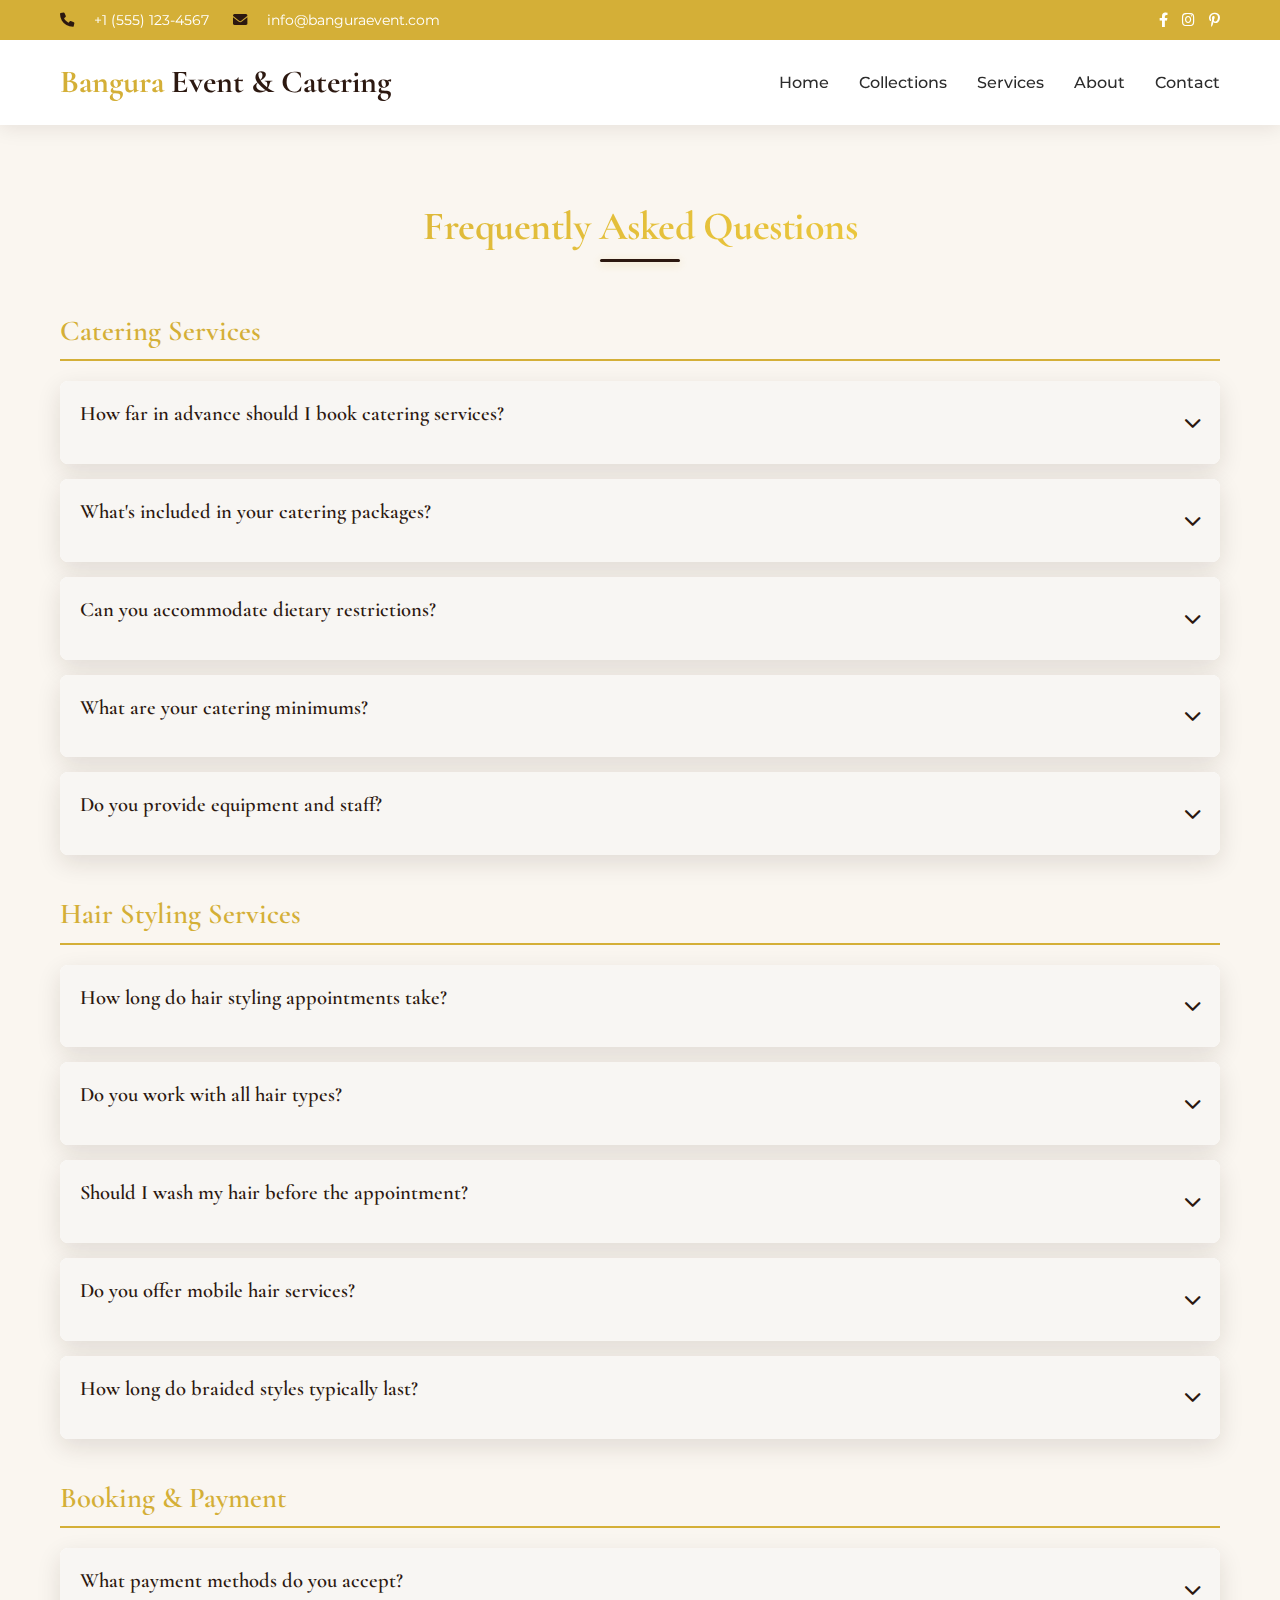
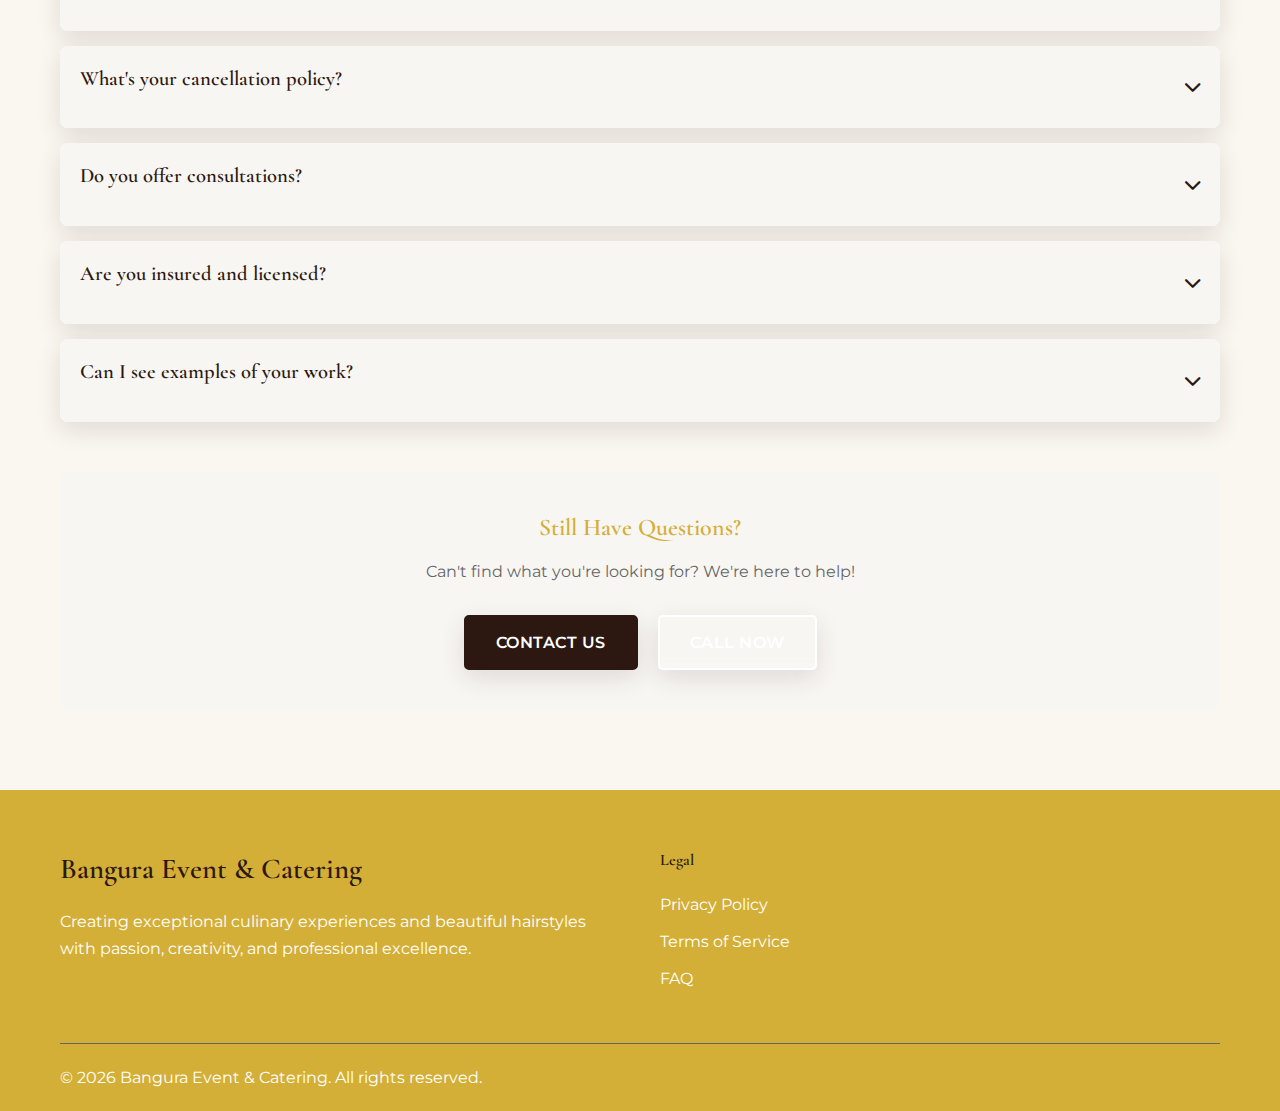
<file: faq.html>
<!DOCTYPE html>
<html lang="en">
<head>
  <meta charset="UTF-8">
  <meta name="viewport" content="width=device-width, initial-scale=1.0">
  <meta name="description" content="FAQ - Bangura Event & Catering | Frequently asked questions about catering and hair styling services">
  <title>FAQ | Bangura Event & Catering</title>
  
  <!-- Favicon -->
  <link rel="icon" href="favicon.ico" type="image/x-icon">
  
  <!-- Google Fonts -->
  <link href="https://fonts.googleapis.com/css2?family=Cormorant+Garamond:wght@400;500;600;700&family=Montserrat:wght@300;400;500;600;700&display=swap" rel="stylesheet">
  <link rel="stylesheet" href="https://cdnjs.cloudflare.com/ajax/libs/font-awesome/6.0.0-beta3/css/all.min.css">
  
  <!-- CSS -->
  <link rel="stylesheet" href="styles.css">
</head>
<body>
  <!-- Header -->
  <header class="main-header">
    <div class="top-bar">
      <div class="container">
        <div class="contact-info">
          <span><i class="fas fa-phone"></i> +1 (555) 123-4567</span>
          <span><i class="fas fa-envelope"></i> info@banguraevent.com</span>
        </div>
        <div class="social-links">
          <a href="#" aria-label="Facebook"><i class="fab fa-facebook-f"></i></a>
          <a href="#" aria-label="Instagram"><i class="fab fa-instagram"></i></a>
          <a href="#" aria-label="Pinterest"><i class="fab fa-pinterest-p"></i></a>
        </div>
      </div>
    </div>

    <nav class="navbar">
      <div class="container">
        <a href="index.html" class="logo">Bangura<span> Event & Catering</span></a>
        <div class="menu-toggle">
          <span></span>
          <span></span>
          <span></span>
        </div>
        <ul class="nav-links">
          <li><a href="index.html">Home</a></li>
          <li><a href="index.html#collections">Collections</a></li>
          <li><a href="index.html#services">Services</a></li>
          <li><a href="index.html#about">About</a></li>
          <li><a href="index.html#contact">Contact</a></li>
        </ul>
      </div>
    </nav>
  </header>

  <!-- FAQ Content -->
  <section class="section" style="margin-top: 120px;">
    <div class="container">
      <h1 class="section-title">Frequently Asked Questions</h1>
      
      <div class="faq-content">
        
        <!-- Catering FAQ -->
        <div class="faq-section">
          <h2>Catering Services</h2>
          
          <div class="faq-item">
            <div class="faq-question">
              <h3>How far in advance should I book catering services?</h3>
              <i class="fas fa-chevron-down"></i>
            </div>
            <div class="faq-answer">
              <p>We recommend booking at least 2-3 weeks in advance for small events (under 25 people) and 4-6 weeks for larger events. Holiday and peak season events should be booked 2-3 months ahead.</p>
            </div>
          </div>

          <div class="faq-item">
            <div class="faq-question">
              <h3>What's included in your catering packages?</h3>
              <i class="fas fa-chevron-down"></i>
            </div>
            <div class="faq-answer">
              <p>Our full-service catering includes menu planning, food preparation, setup, service, and cleanup. We provide serving dishes, utensils, and linens. Additional services like bartending and floral arrangements can be arranged.</p>
            </div>
          </div>

          <div class="faq-item">
            <div class="faq-question">
              <h3>Can you accommodate dietary restrictions?</h3>
              <i class="fas fa-chevron-down"></i>
            </div>
            <div class="faq-answer">
              <p>Absolutely! We specialize in accommodating various dietary needs including vegetarian, vegan, gluten-free, kosher, and allergy-specific requirements. Please inform us during booking.</p>
            </div>
          </div>

          <div class="faq-item">
            <div class="faq-question">
              <h3>What are your catering minimums?</h3>
              <i class="fas fa-chevron-down"></i>
            </div>
            <div class="faq-answer">
              <p>Our minimum is 10 people for catering events. For smaller gatherings, we offer private chef services which may be more suitable.</p>
            </div>
          </div>

          <div class="faq-item">
            <div class="faq-question">
              <h3>Do you provide equipment and staff?</h3>
              <i class="fas fa-chevron-down"></i>
            </div>
            <div class="faq-answer">
              <p>Yes, we bring all necessary cooking equipment, serving dishes, and utensils. For larger events, we provide professional serving staff. Kitchen access at the venue is required.</p>
            </div>
          </div>
        </div>

        <!-- Hair Styling FAQ -->
        <div class="faq-section">
          <h2>Hair Styling Services</h2>
          
          <div class="faq-item">
            <div class="faq-question">
              <h3>How long do hair styling appointments take?</h3>
              <i class="fas fa-chevron-down"></i>
            </div>
            <div class="faq-answer">
              <p>Appointment times vary: Simple braids (1-2 hours), Complex braided styles (2-4 hours), Wedding/special occasion styling (2-3 hours). We'll provide an estimated time during consultation.</p>
            </div>
          </div>

          <div class="faq-item">
            <div class="faq-question">
              <h3>Do you work with all hair types?</h3>
              <i class="fas fa-chevron-down"></i>
            </div>
            <div class="faq-answer">
              <p>Yes! We specialize in natural hair care and work with all hair types and textures. We're particularly experienced with protective styling for textured hair.</p>
            </div>
          </div>

          <div class="faq-item">
            <div class="faq-question">
              <h3>Should I wash my hair before the appointment?</h3>
              <i class="fas fa-chevron-down"></i>
            </div>
            <div class="faq-answer">
              <p>Please come with clean, dry hair unless otherwise discussed. Avoid heavy products or oils on the day of service. We'll provide specific prep instructions when you book.</p>
            </div>
          </div>

          <div class="faq-item">
            <div class="faq-question">
              <h3>Do you offer mobile hair services?</h3>
              <i class="fas fa-chevron-down"></i>
            </div>
            <div class="faq-answer">
              <p>Yes, we offer mobile services for weddings and special events within a 25-mile radius. Travel fees may apply for locations outside our standard service area.</p>
            </div>
          </div>

          <div class="faq-item">
            <div class="faq-question">
              <h3>How long do braided styles typically last?</h3>
              <i class="fas fa-chevron-down"></i>
            </div>
            <div class="faq-answer">
              <p>Protective braided styles typically last 4-8 weeks with proper care. We provide detailed aftercare instructions to help maintain your style.</p>
            </div>
          </div>
        </div>

        <!-- General FAQ -->
        <div class="faq-section">
          <h2>Booking & Payment</h2>
          
          <div class="faq-item">
            <div class="faq-question">
              <h3>What payment methods do you accept?</h3>
              <i class="fas fa-chevron-down"></i>
            </div>
            <div class="faq-answer">
              <p>We accept Cash App (preferred), cash, Venmo, and Zelle. Deposits can be paid through our website's Cash App QR code system for convenience.</p>
            </div>
          </div>

          <div class="faq-item">
            <div class="faq-question">
              <h3>What's your cancellation policy?</h3>
              <i class="fas fa-chevron-down"></i>
            </div>
            <div class="faq-answer">
              <p>Catering: 7+ days (deposit forfeited), 3-6 days (50% charge), <3 days (full charge). Hair styling: 24+ hours (deposit forfeited), <24 hours (full charge). See our Terms of Service for details.</p>
            </div>
          </div>

          <div class="faq-item">
            <div class="faq-question">
              <h3>Do you offer consultations?</h3>
              <i class="fas fa-chevron-down"></i>
            </div>
            <div class="faq-answer">
              <p>Yes! Consultations are included with all services. For catering, we discuss menus and dietary needs. For hair styling, we discuss desired looks and hair care needs.</p>
            </div>
          </div>

          <div class="faq-item">
            <div class="faq-question">
              <h3>Are you insured and licensed?</h3>
              <i class="fas fa-chevron-down"></i>
            </div>
            <div class="faq-answer">
              <p>Yes, we carry full professional liability insurance and maintain all required licenses for food service and cosmetology in California.</p>
            </div>
          </div>

          <div class="faq-item">
            <div class="faq-question">
              <h3>Can I see examples of your work?</h3>
              <i class="fas fa-chevron-down"></i>
            </div>
            <div class="faq-answer">
              <p>Absolutely! Check out our gallery on the homepage, or follow us on social media for the latest photos of our culinary creations and hair styling work.</p>
            </div>
          </div>
        </div>

        <!-- Contact Section -->
        <div class="faq-contact">
          <h2>Still Have Questions?</h2>
          <p>Can't find what you're looking for? We're here to help!</p>
          <div class="contact-options">
            <a href="index.html#contact" class="btn btn-primary">Contact Us</a>
            <a href="tel:+15551234567" class="btn btn-outline">Call Now</a>
          </div>
        </div>
      </div>
    </div>
  </section>

  <!-- Footer -->
  <footer class="main-footer">
    <div class="container">
      <div class="footer-content">
        <div class="footer-about">
          <h3>Bangura<span> Event & Catering</span></h3>
          <p>Creating exceptional culinary experiences and beautiful hairstyles with passion, creativity, and professional excellence.</p>
        </div>
        <div class="footer-links">
          <h4>Legal</h4>
          <ul>
            <li><a href="privacy.html">Privacy Policy</a></li>
            <li><a href="terms.html">Terms of Service</a></li>
            <li><a href="faq.html">FAQ</a></li>
          </ul>
        </div>
      </div>
      <div class="footer-bottom">
        <p>&copy; <span id="current-year">2024</span> Bangura Event & Catering. All rights reserved.</p>
      </div>
    </div>
  </footer>

  <!-- Back to Top Button -->
  <a href="#" class="back-to-top" aria-label="Back to top">
    <i class="fas fa-arrow-up"></i>
  </a>

  <script src="script.js"></script>
</body>
</html>
</file>
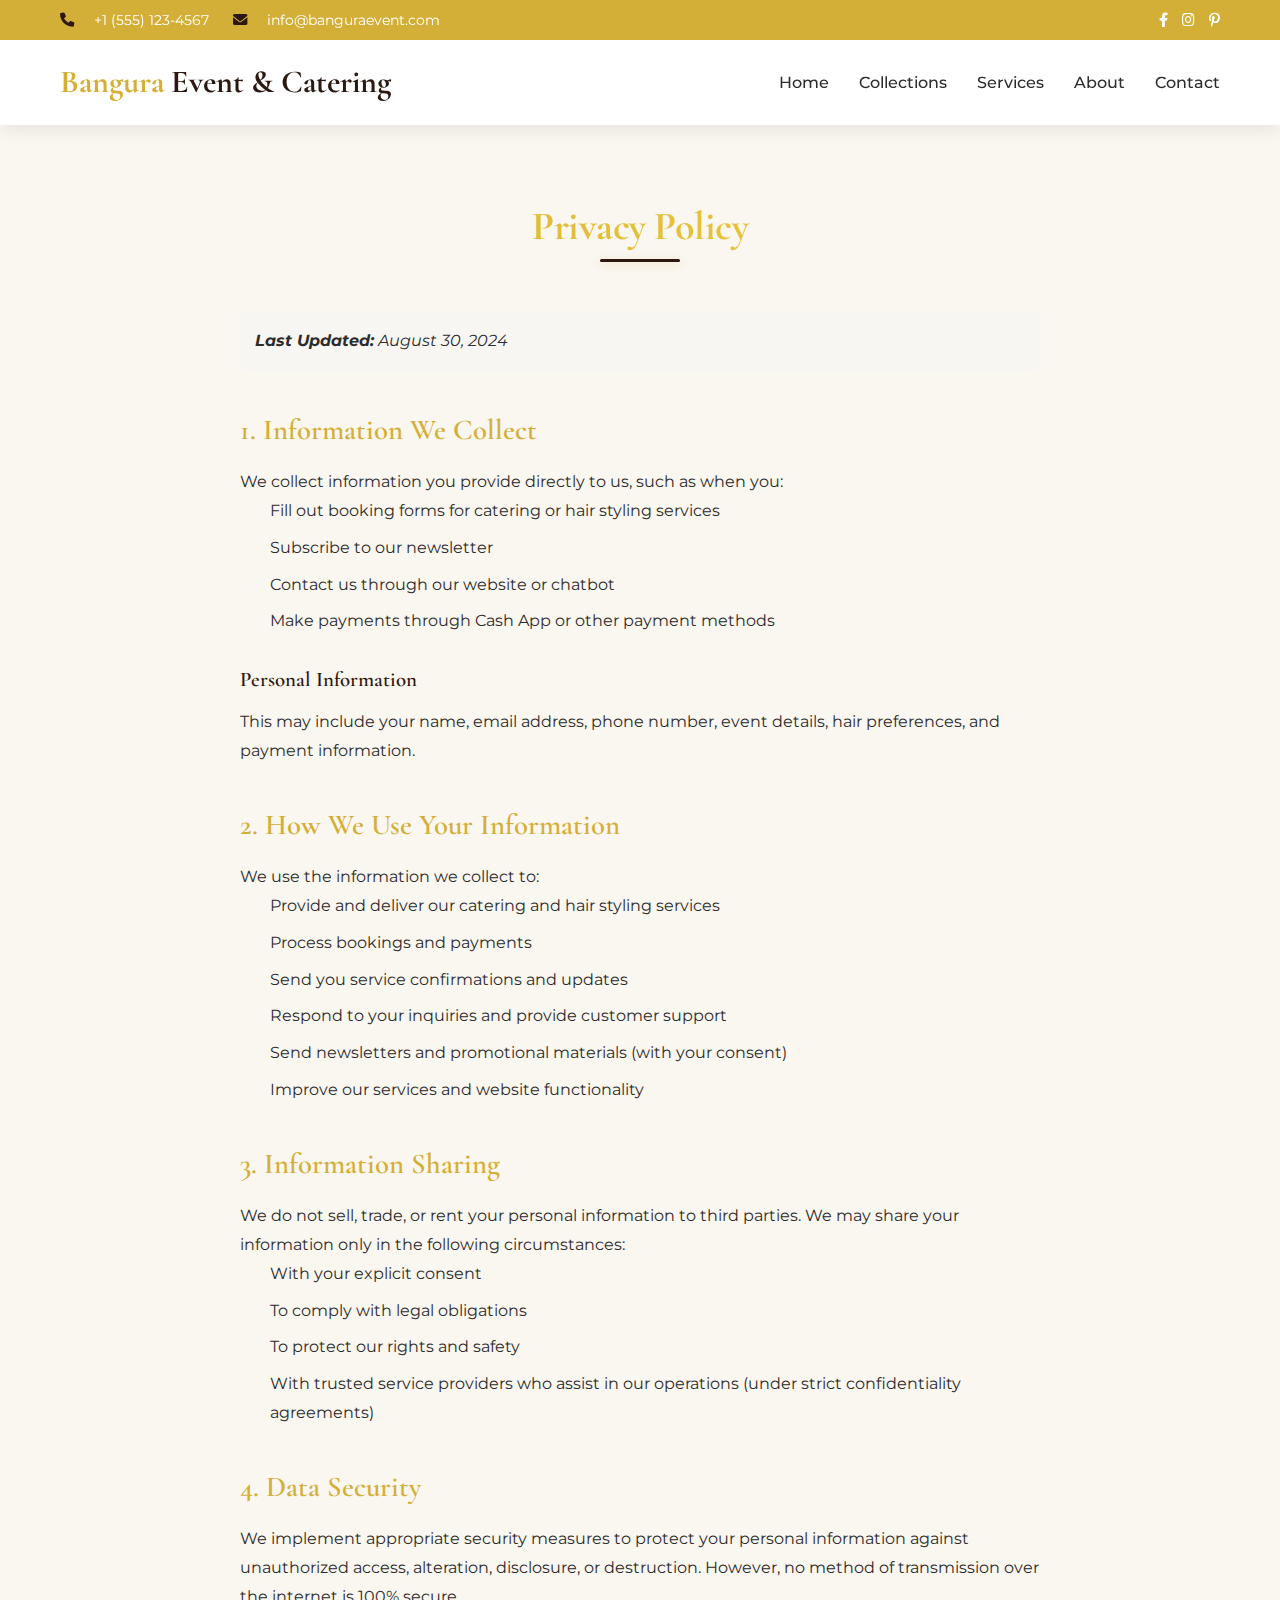
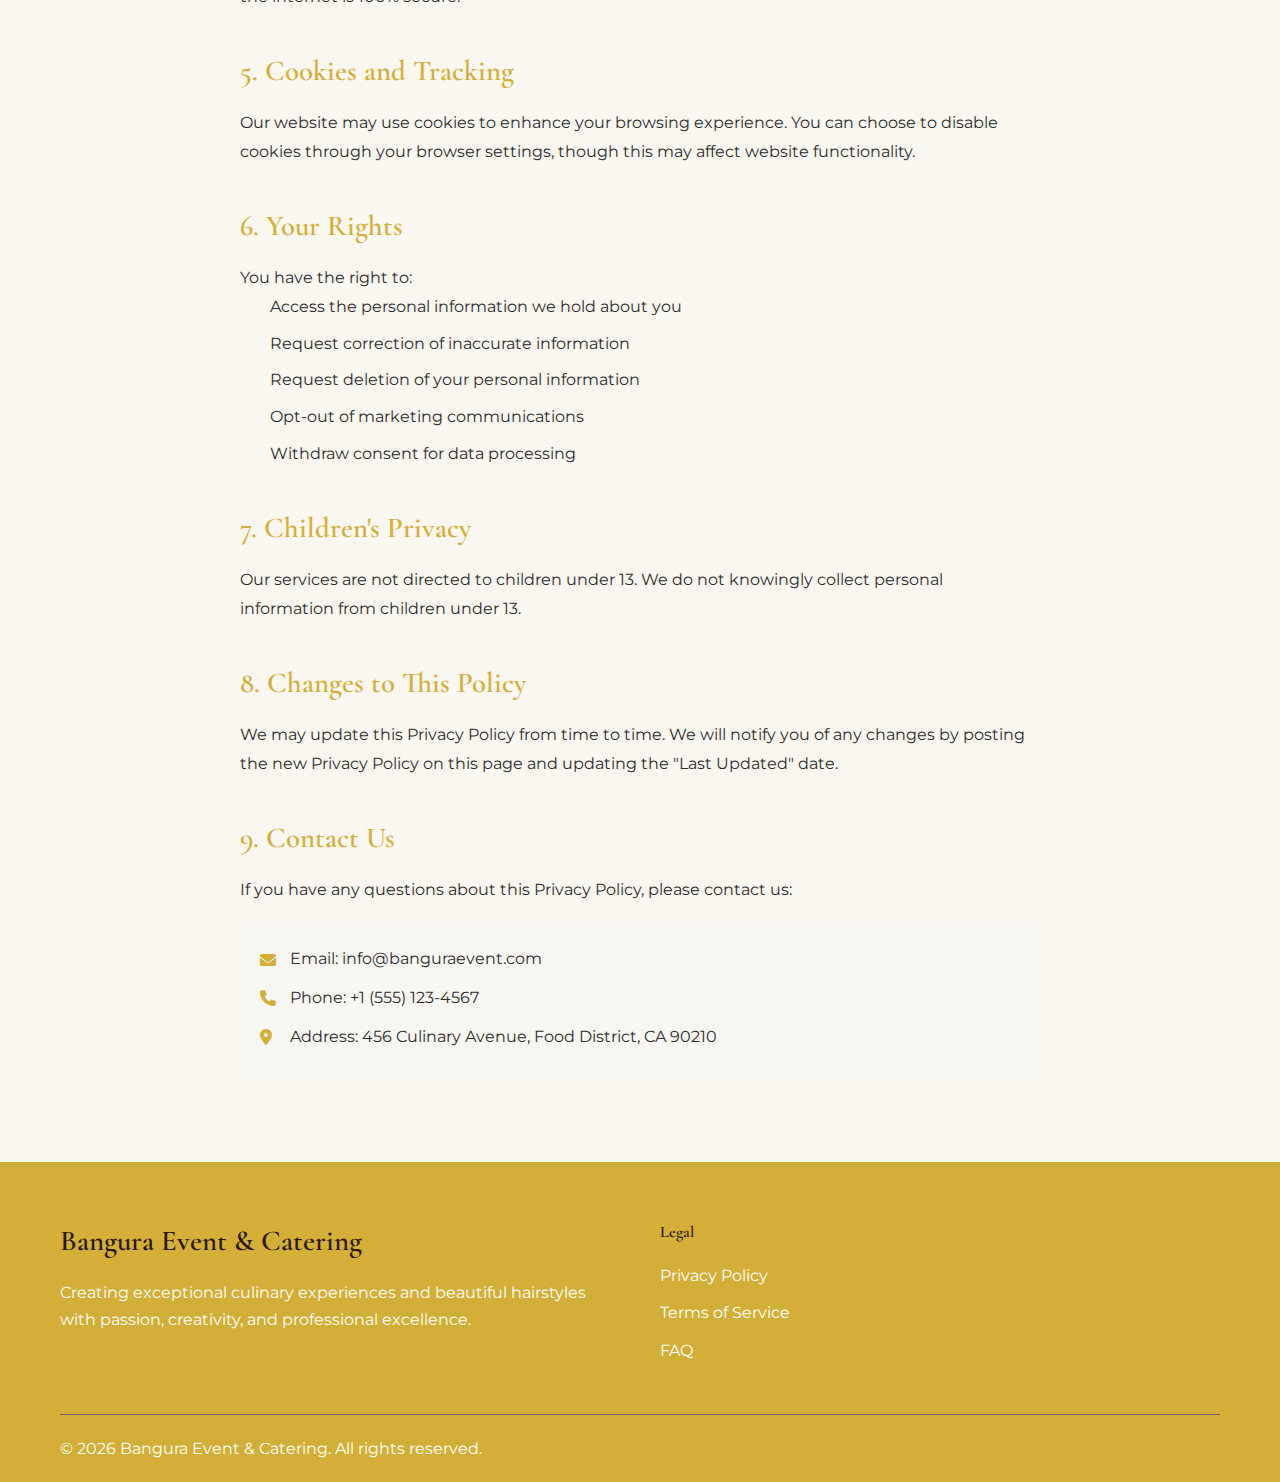
<file: privacy.html>
<!DOCTYPE html>
<html lang="en">
<head>
  <meta charset="UTF-8">
  <meta name="viewport" content="width=device-width, initial-scale=1.0">
  <meta name="description" content="Privacy Policy - Bangura Event & Catering | How we protect and handle your personal information">
  <title>Privacy Policy | Bangura Event & Catering</title>
  
  <!-- Favicon -->
  <link rel="icon" href="favicon.ico" type="image/x-icon">
  
  <!-- Google Fonts -->
  <link href="https://fonts.googleapis.com/css2?family=Cormorant+Garamond:wght@400;500;600;700&family=Montserrat:wght@300;400;500;600;700&display=swap" rel="stylesheet">
  <link rel="stylesheet" href="https://cdnjs.cloudflare.com/ajax/libs/font-awesome/6.0.0-beta3/css/all.min.css">
  
  <!-- CSS -->
  <link rel="stylesheet" href="styles.css">
</head>
<body>
  <!-- Header -->
  <header class="main-header">
    <div class="top-bar">
      <div class="container">
        <div class="contact-info">
          <span><i class="fas fa-phone"></i> +1 (555) 123-4567</span>
          <span><i class="fas fa-envelope"></i> info@banguraevent.com</span>
        </div>
        <div class="social-links">
          <a href="#" aria-label="Facebook"><i class="fab fa-facebook-f"></i></a>
          <a href="#" aria-label="Instagram"><i class="fab fa-instagram"></i></a>
          <a href="#" aria-label="Pinterest"><i class="fab fa-pinterest-p"></i></a>
        </div>
      </div>
    </div>

    <nav class="navbar">
      <div class="container">
        <a href="index.html" class="logo">Bangura<span> Event & Catering</span></a>
        <div class="menu-toggle">
          <span></span>
          <span></span>
          <span></span>
        </div>
        <ul class="nav-links">
          <li><a href="index.html">Home</a></li>
          <li><a href="index.html#collections">Collections</a></li>
          <li><a href="index.html#services">Services</a></li>
          <li><a href="index.html#about">About</a></li>
          <li><a href="index.html#contact">Contact</a></li>
        </ul>
      </div>
    </nav>
  </header>

  <!-- Privacy Policy Content -->
  <section class="section" style="margin-top: 120px;">
    <div class="container">
      <h1 class="section-title">Privacy Policy</h1>
      
      <div class="legal-content">
        <p class="last-updated"><strong>Last Updated:</strong> August 30, 2024</p>
        
        <h2>1. Information We Collect</h2>
        <p>We collect information you provide directly to us, such as when you:</p>
        <ul>
          <li>Fill out booking forms for catering or hair styling services</li>
          <li>Subscribe to our newsletter</li>
          <li>Contact us through our website or chatbot</li>
          <li>Make payments through Cash App or other payment methods</li>
        </ul>
        
        <h3>Personal Information</h3>
        <p>This may include your name, email address, phone number, event details, hair preferences, and payment information.</p>
        
        <h2>2. How We Use Your Information</h2>
        <p>We use the information we collect to:</p>
        <ul>
          <li>Provide and deliver our catering and hair styling services</li>
          <li>Process bookings and payments</li>
          <li>Send you service confirmations and updates</li>
          <li>Respond to your inquiries and provide customer support</li>
          <li>Send newsletters and promotional materials (with your consent)</li>
          <li>Improve our services and website functionality</li>
        </ul>
        
        <h2>3. Information Sharing</h2>
        <p>We do not sell, trade, or rent your personal information to third parties. We may share your information only in the following circumstances:</p>
        <ul>
          <li>With your explicit consent</li>
          <li>To comply with legal obligations</li>
          <li>To protect our rights and safety</li>
          <li>With trusted service providers who assist in our operations (under strict confidentiality agreements)</li>
        </ul>
        
        <h2>4. Data Security</h2>
        <p>We implement appropriate security measures to protect your personal information against unauthorized access, alteration, disclosure, or destruction. However, no method of transmission over the internet is 100% secure.</p>
        
        <h2>5. Cookies and Tracking</h2>
        <p>Our website may use cookies to enhance your browsing experience. You can choose to disable cookies through your browser settings, though this may affect website functionality.</p>
        
        <h2>6. Your Rights</h2>
        <p>You have the right to:</p>
        <ul>
          <li>Access the personal information we hold about you</li>
          <li>Request correction of inaccurate information</li>
          <li>Request deletion of your personal information</li>
          <li>Opt-out of marketing communications</li>
          <li>Withdraw consent for data processing</li>
        </ul>
        
        <h2>7. Children's Privacy</h2>
        <p>Our services are not directed to children under 13. We do not knowingly collect personal information from children under 13.</p>
        
        <h2>8. Changes to This Policy</h2>
        <p>We may update this Privacy Policy from time to time. We will notify you of any changes by posting the new Privacy Policy on this page and updating the "Last Updated" date.</p>
        
        <h2>9. Contact Us</h2>
        <p>If you have any questions about this Privacy Policy, please contact us:</p>
        <div class="contact-details">
          <p><i class="fas fa-envelope"></i> Email: info@banguraevent.com</p>
          <p><i class="fas fa-phone"></i> Phone: +1 (555) 123-4567</p>
          <p><i class="fas fa-map-marker-alt"></i> Address: 456 Culinary Avenue, Food District, CA 90210</p>
        </div>
      </div>
    </div>
  </section>

  <!-- Footer -->
  <footer class="main-footer">
    <div class="container">
      <div class="footer-content">
        <div class="footer-about">
          <h3>Bangura<span> Event & Catering</span></h3>
          <p>Creating exceptional culinary experiences and beautiful hairstyles with passion, creativity, and professional excellence.</p>
        </div>
        <div class="footer-links">
          <h4>Legal</h4>
          <ul>
            <li><a href="privacy.html">Privacy Policy</a></li>
            <li><a href="terms.html">Terms of Service</a></li>
            <li><a href="faq.html">FAQ</a></li>
          </ul>
        </div>
      </div>
      <div class="footer-bottom">
        <p>&copy; <span id="current-year">2024</span> Bangura Event & Catering. All rights reserved.</p>
      </div>
    </div>
  </footer>

  <!-- Back to Top Button -->
  <a href="#" class="back-to-top" aria-label="Back to top">
    <i class="fas fa-arrow-up"></i>
  </a>

  <script src="script.js"></script>
</body>
</html>
</file>
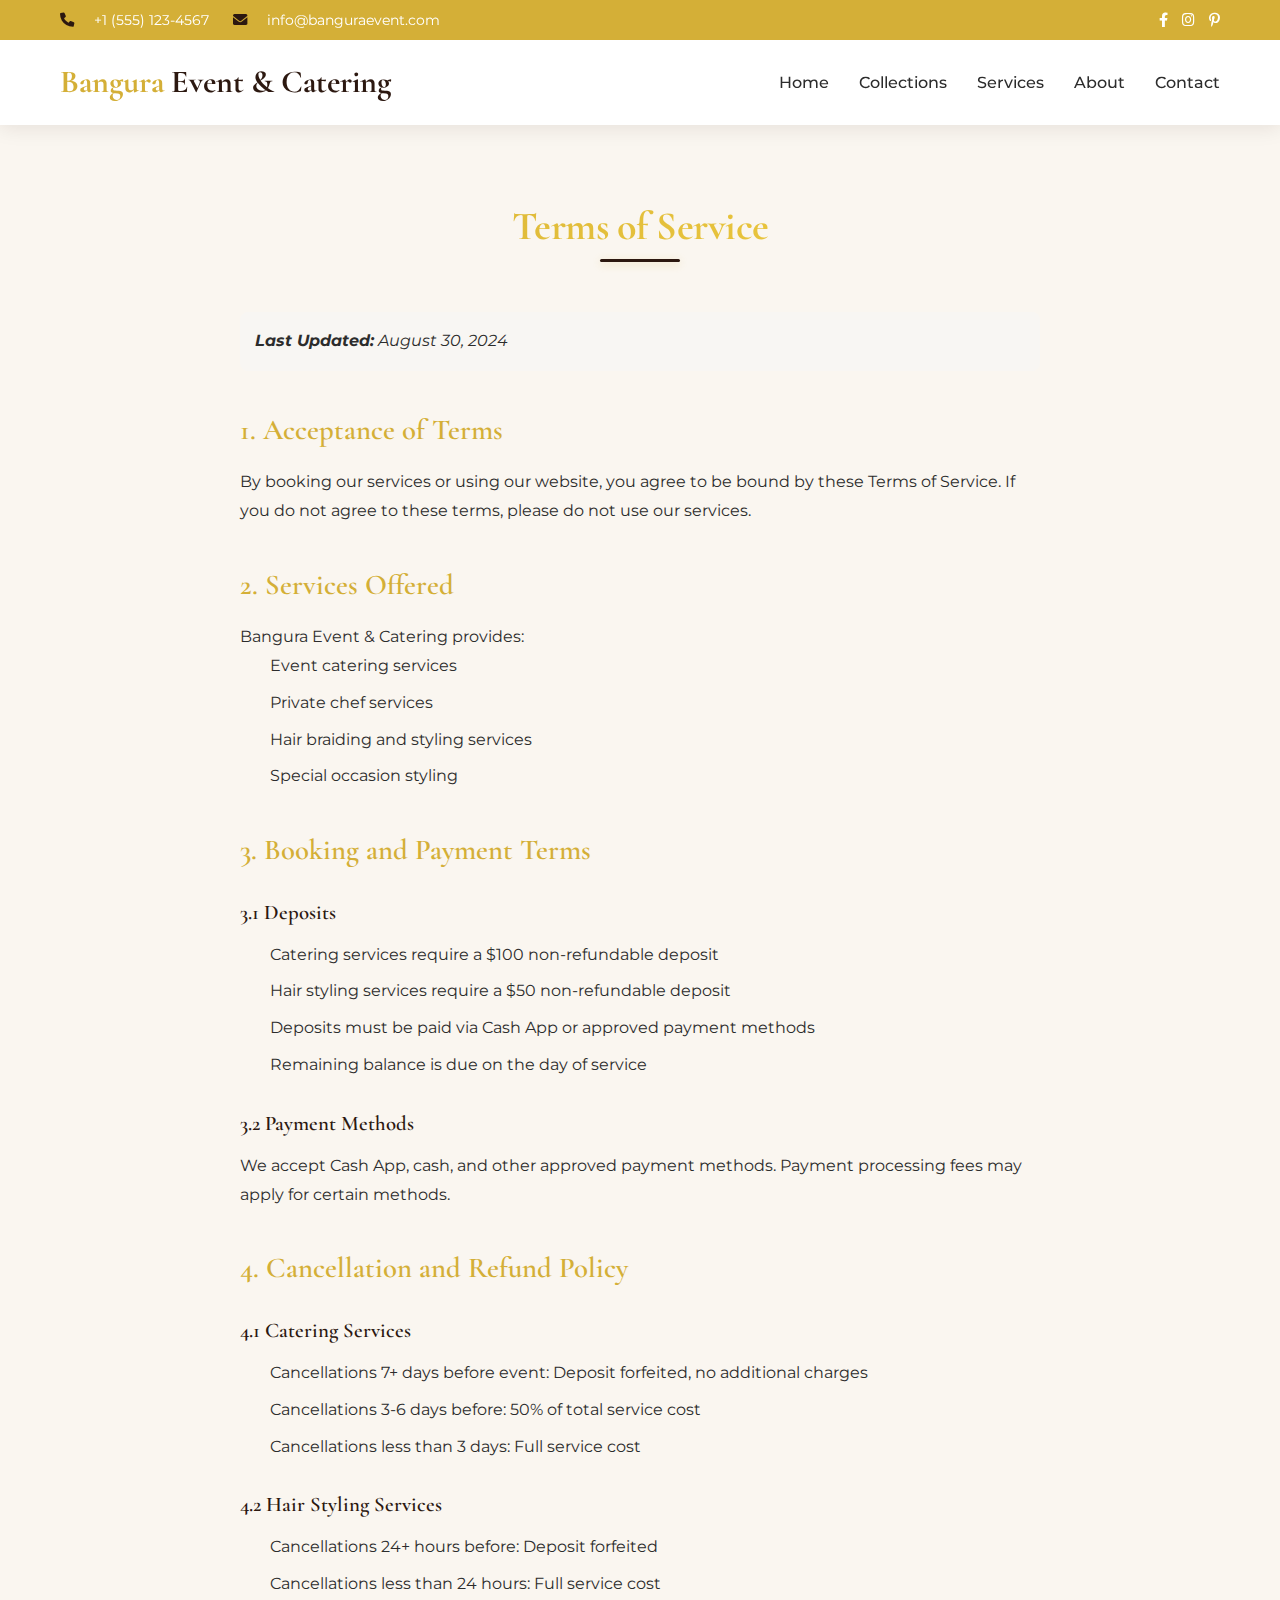
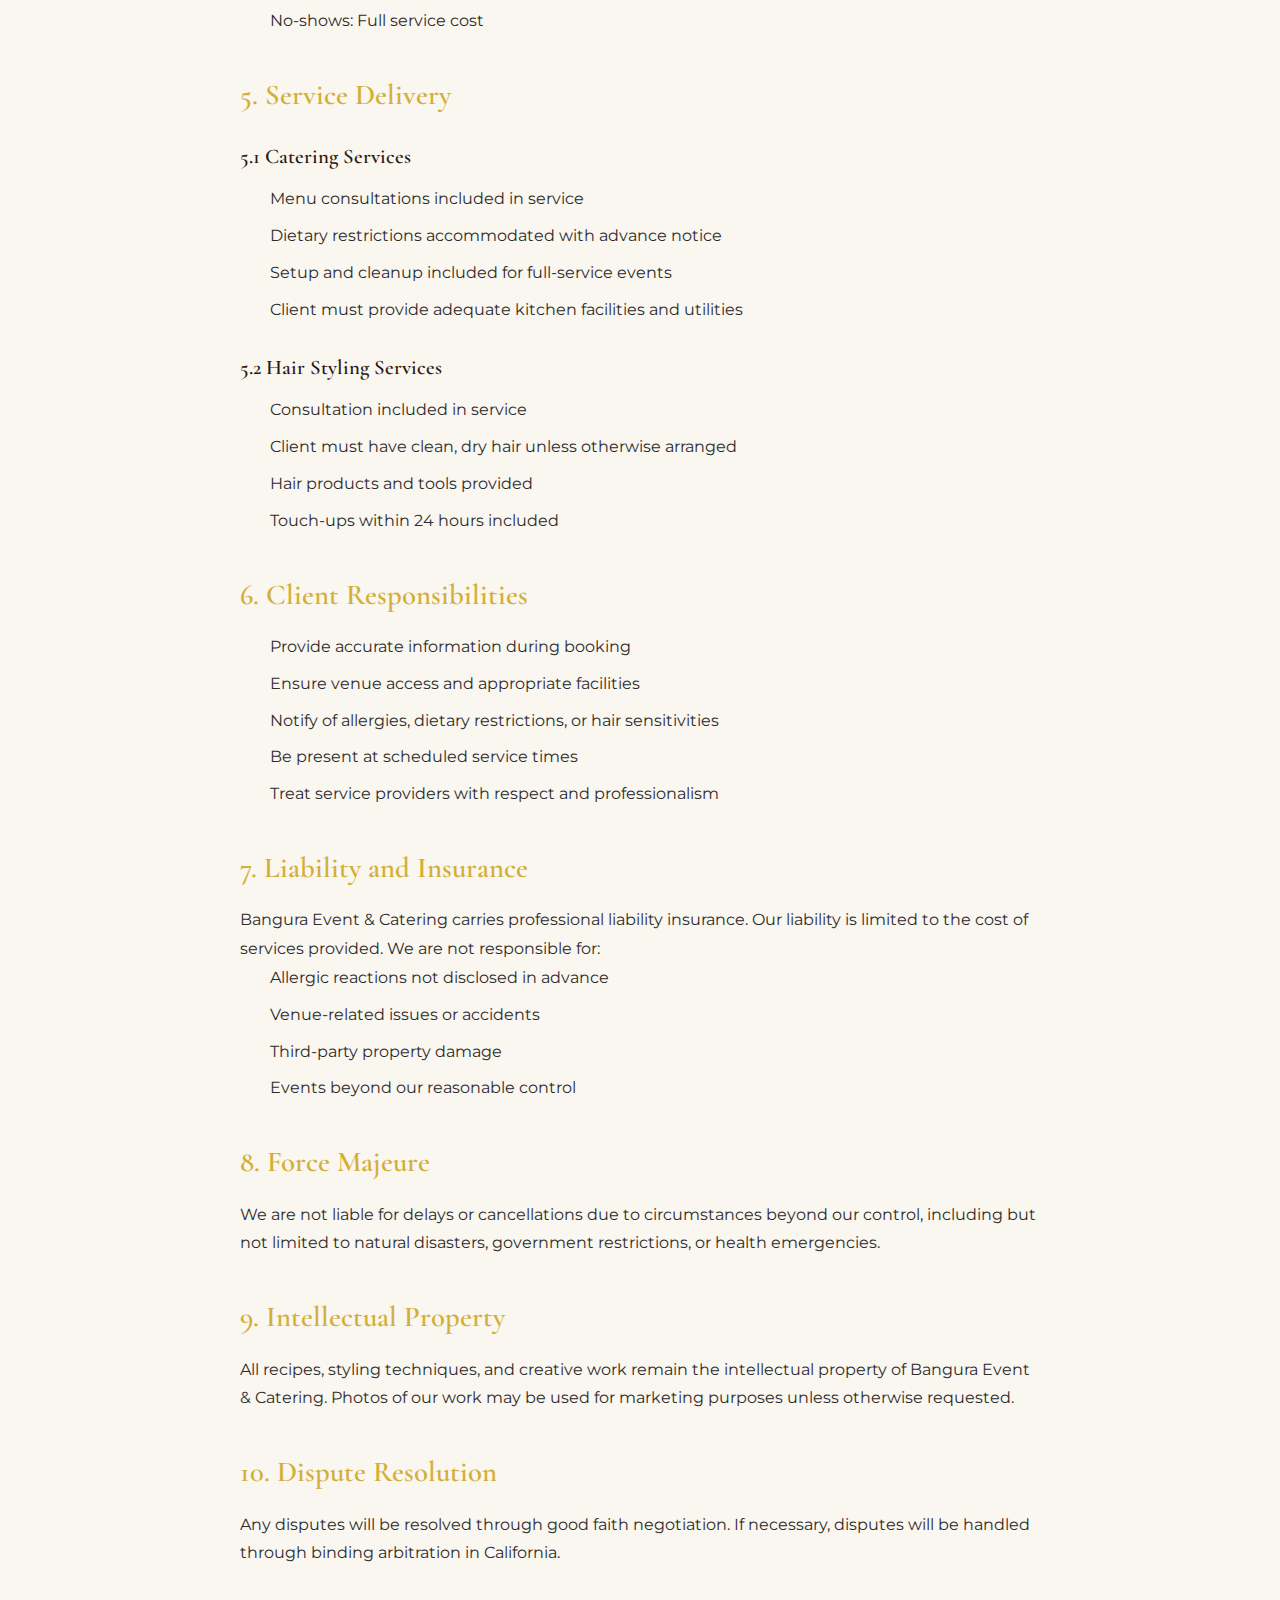
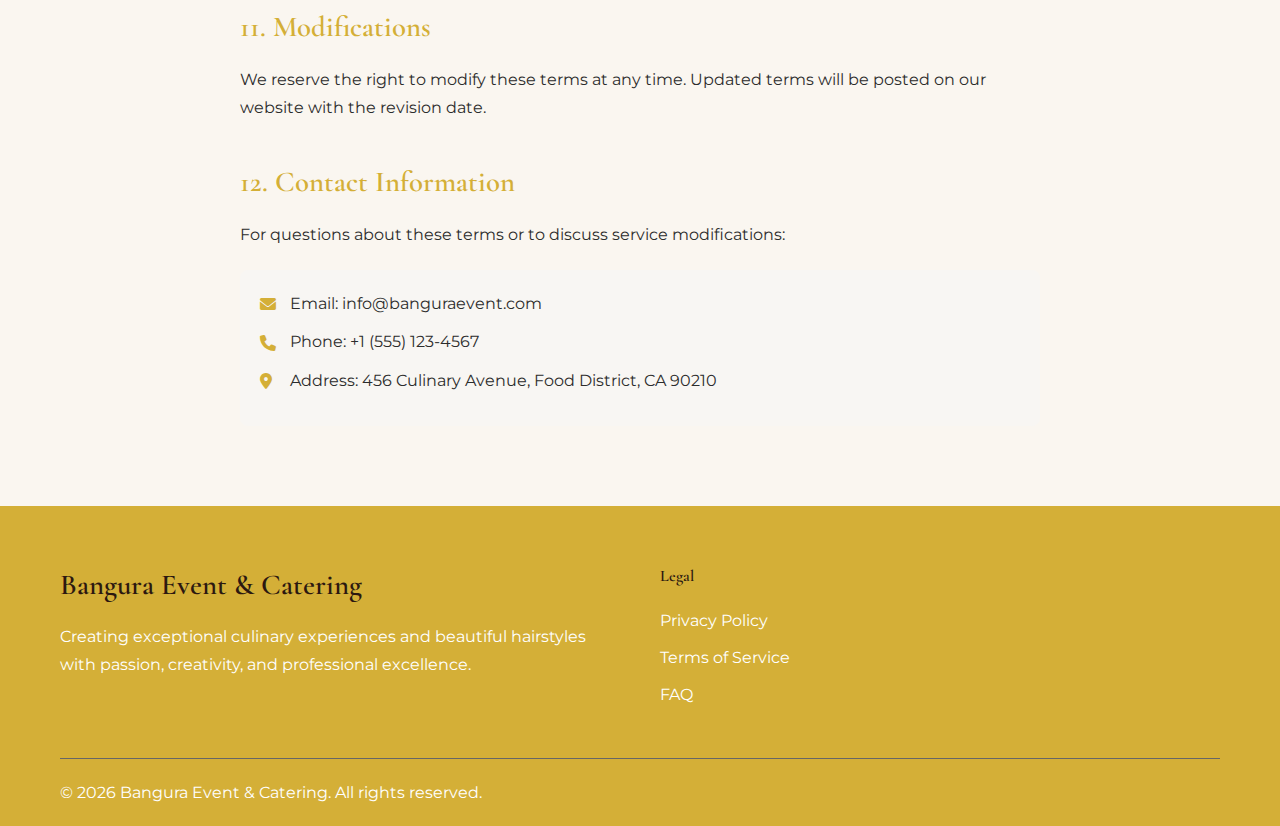
<file: terms.html>
<!DOCTYPE html>
<html lang="en">
<head>
  <meta charset="UTF-8">
  <meta name="viewport" content="width=device-width, initial-scale=1.0">
  <meta name="description" content="Terms of Service - Bangura Event & Catering | Service terms and conditions for catering and hair styling">
  <title>Terms of Service | Bangura Event & Catering</title>
  
  <!-- Favicon -->
  <link rel="icon" href="favicon.ico" type="image/x-icon">
  
  <!-- Google Fonts -->
  <link href="https://fonts.googleapis.com/css2?family=Cormorant+Garamond:wght@400;500;600;700&family=Montserrat:wght@300;400;500;600;700&display=swap" rel="stylesheet">
  <link rel="stylesheet" href="https://cdnjs.cloudflare.com/ajax/libs/font-awesome/6.0.0-beta3/css/all.min.css">
  
  <!-- CSS -->
  <link rel="stylesheet" href="styles.css">
</head>
<body>
  <!-- Header -->
  <header class="main-header">
    <div class="top-bar">
      <div class="container">
        <div class="contact-info">
          <span><i class="fas fa-phone"></i> +1 (555) 123-4567</span>
          <span><i class="fas fa-envelope"></i> info@banguraevent.com</span>
        </div>
        <div class="social-links">
          <a href="#" aria-label="Facebook"><i class="fab fa-facebook-f"></i></a>
          <a href="#" aria-label="Instagram"><i class="fab fa-instagram"></i></a>
          <a href="#" aria-label="Pinterest"><i class="fab fa-pinterest-p"></i></a>
        </div>
      </div>
    </div>

    <nav class="navbar">
      <div class="container">
        <a href="index.html" class="logo">Bangura<span> Event & Catering</span></a>
        <div class="menu-toggle">
          <span></span>
          <span></span>
          <span></span>
        </div>
        <ul class="nav-links">
          <li><a href="index.html">Home</a></li>
          <li><a href="index.html#collections">Collections</a></li>
          <li><a href="index.html#services">Services</a></li>
          <li><a href="index.html#about">About</a></li>
          <li><a href="index.html#contact">Contact</a></li>
        </ul>
      </div>
    </nav>
  </header>

  <!-- Terms of Service Content -->
  <section class="section" style="margin-top: 120px;">
    <div class="container">
      <h1 class="section-title">Terms of Service</h1>
      
      <div class="legal-content">
        <p class="last-updated"><strong>Last Updated:</strong> August 30, 2024</p>
        
        <h2>1. Acceptance of Terms</h2>
        <p>By booking our services or using our website, you agree to be bound by these Terms of Service. If you do not agree to these terms, please do not use our services.</p>
        
        <h2>2. Services Offered</h2>
        <p>Bangura Event & Catering provides:</p>
        <ul>
          <li>Event catering services</li>
          <li>Private chef services</li>
          <li>Hair braiding and styling services</li>
          <li>Special occasion styling</li>
        </ul>
        
        <h2>3. Booking and Payment Terms</h2>
        
        <h3>3.1 Deposits</h3>
        <ul>
          <li>Catering services require a $100 non-refundable deposit</li>
          <li>Hair styling services require a $50 non-refundable deposit</li>
          <li>Deposits must be paid via Cash App or approved payment methods</li>
          <li>Remaining balance is due on the day of service</li>
        </ul>
        
        <h3>3.2 Payment Methods</h3>
        <p>We accept Cash App, cash, and other approved payment methods. Payment processing fees may apply for certain methods.</p>
        
        <h2>4. Cancellation and Refund Policy</h2>
        
        <h3>4.1 Catering Services</h3>
        <ul>
          <li>Cancellations 7+ days before event: Deposit forfeited, no additional charges</li>
          <li>Cancellations 3-6 days before: 50% of total service cost</li>
          <li>Cancellations less than 3 days: Full service cost</li>
        </ul>
        
        <h3>4.2 Hair Styling Services</h3>
        <ul>
          <li>Cancellations 24+ hours before: Deposit forfeited</li>
          <li>Cancellations less than 24 hours: Full service cost</li>
          <li>No-shows: Full service cost</li>
        </ul>
        
        <h2>5. Service Delivery</h2>
        
        <h3>5.1 Catering Services</h3>
        <ul>
          <li>Menu consultations included in service</li>
          <li>Dietary restrictions accommodated with advance notice</li>
          <li>Setup and cleanup included for full-service events</li>
          <li>Client must provide adequate kitchen facilities and utilities</li>
        </ul>
        
        <h3>5.2 Hair Styling Services</h3>
        <ul>
          <li>Consultation included in service</li>
          <li>Client must have clean, dry hair unless otherwise arranged</li>
          <li>Hair products and tools provided</li>
          <li>Touch-ups within 24 hours included</li>
        </ul>
        
        <h2>6. Client Responsibilities</h2>
        <ul>
          <li>Provide accurate information during booking</li>
          <li>Ensure venue access and appropriate facilities</li>
          <li>Notify of allergies, dietary restrictions, or hair sensitivities</li>
          <li>Be present at scheduled service times</li>
          <li>Treat service providers with respect and professionalism</li>
        </ul>
        
        <h2>7. Liability and Insurance</h2>
        <p>Bangura Event & Catering carries professional liability insurance. Our liability is limited to the cost of services provided. We are not responsible for:</p>
        <ul>
          <li>Allergic reactions not disclosed in advance</li>
          <li>Venue-related issues or accidents</li>
          <li>Third-party property damage</li>
          <li>Events beyond our reasonable control</li>
        </ul>
        
        <h2>8. Force Majeure</h2>
        <p>We are not liable for delays or cancellations due to circumstances beyond our control, including but not limited to natural disasters, government restrictions, or health emergencies.</p>
        
        <h2>9. Intellectual Property</h2>
        <p>All recipes, styling techniques, and creative work remain the intellectual property of Bangura Event & Catering. Photos of our work may be used for marketing purposes unless otherwise requested.</p>
        
        <h2>10. Dispute Resolution</h2>
        <p>Any disputes will be resolved through good faith negotiation. If necessary, disputes will be handled through binding arbitration in California.</p>
        
        <h2>11. Modifications</h2>
        <p>We reserve the right to modify these terms at any time. Updated terms will be posted on our website with the revision date.</p>
        
        <h2>12. Contact Information</h2>
        <p>For questions about these terms or to discuss service modifications:</p>
        <div class="contact-details">
          <p><i class="fas fa-envelope"></i> Email: info@banguraevent.com</p>
          <p><i class="fas fa-phone"></i> Phone: +1 (555) 123-4567</p>
          <p><i class="fas fa-map-marker-alt"></i> Address: 456 Culinary Avenue, Food District, CA 90210</p>
        </div>
      </div>
    </div>
  </section>

  <!-- Footer -->
  <footer class="main-footer">
    <div class="container">
      <div class="footer-content">
        <div class="footer-about">
          <h3>Bangura<span> Event & Catering</span></h3>
          <p>Creating exceptional culinary experiences and beautiful hairstyles with passion, creativity, and professional excellence.</p>
        </div>
        <div class="footer-links">
          <h4>Legal</h4>
          <ul>
            <li><a href="privacy.html">Privacy Policy</a></li>
            <li><a href="terms.html">Terms of Service</a></li>
            <li><a href="faq.html">FAQ</a></li>
          </ul>
        </div>
      </div>
      <div class="footer-bottom">
        <p>&copy; <span id="current-year">2024</span> Bangura Event & Catering. All rights reserved.</p>
      </div>
    </div>
  </footer>

  <!-- Back to Top Button -->
  <a href="#" class="back-to-top" aria-label="Back to top">
    <i class="fas fa-arrow-up"></i>
  </a>

  <script src="script.js"></script>
</body>
</html>
</file>
<file: styles.css>
/* ===== Base Styles ===== */
:root {
  /* Enhanced Color Palette */
  --primary-color: #2c1810;
  --secondary-color: #d4af37;
  --accent-color: #8b4513;
  --tertiary-color: #6b4423;
  --warm-gold: #f4d03f;
  --deep-burgundy: #722f37;
  --forest-green: #2d5016;
  --cream: #faf6f0;
  --warm-white: #fefcf8;
  --text-color: #2c2c2c;
  --text-light: #5a5a5a;
  --light-gray: #f8f6f3;
  --medium-gray: #e8e4df;
  --dark-gray: #666666;
  --white: #ffffff;
  --black: #000000;
  
  /* Enhanced Effects */
  --transition: all 0.4s cubic-bezier(0.25, 0.46, 0.45, 0.94);
  --transition-fast: all 0.2s ease;
  --box-shadow: 0 8px 25px rgba(44, 24, 16, 0.12);
  --box-shadow-hover: 0 15px 35px rgba(44, 24, 16, 0.18);
  --border-radius: 8px;
  --border-radius-large: 16px;
  
  /* Gradients */
  --gradient-primary: linear-gradient(135deg, #d4af37 0%, #f4d03f 100%);
  --gradient-secondary: linear-gradient(135deg, #2c1810 0%, #6b4423 100%);
  --gradient-accent: linear-gradient(135deg, #722f37 0%, #8b4513 100%);
  --gradient-overlay: linear-gradient(135deg, rgba(44, 24, 16, 0.8) 0%, rgba(107, 68, 35, 0.6) 100%);
}

* {
  margin: 0;
  padding: 0;
  box-sizing: border-box;
}

html {
  scroll-behavior: smooth;
}

body {
  font-family: 'Montserrat', sans-serif;
  color: var(--text-color);
  line-height: 1.7;
  overflow-x: hidden;
  background: var(--warm-white);
  font-size: 16px;
  font-weight: 400;
}

h1, h2, h3, h4, h5, h6 {
  font-family: 'Cormorant Garamond', serif;
  font-weight: 600;
  line-height: 1.3;
  margin-bottom: 1rem;
  color: var(--primary-color);
}

a {
  text-decoration: none;
  color: var(--primary-color);
  transition: var(--transition);
}

ul {
  list-style: none;
}

img {
  max-width: 100%;
  height: auto;
  display: block;
}

.container {
  width: 100%;
  max-width: 1200px;
  margin: 0 auto;
  padding: 0 20px;
}

.section {
  padding: 100px 0;
  position: relative;
}

.section:nth-child(even) {
  background: var(--cream);
}

.section::before {
  content: '';
  position: absolute;
  top: 0;
  left: 0;
  right: 0;
  height: 1px;
  background: var(--gradient-primary);
  opacity: 0.3;
}

.section-title {
  text-align: center;
  margin-bottom: 80px;
  position: relative;
  font-size: 3rem;
  font-weight: 700;
  background: var(--gradient-primary);
  -webkit-background-clip: text;
  -webkit-text-fill-color: transparent;
  background-clip: text;
  letter-spacing: -0.5px;
}

.section-title::after {
  content: '';
  display: block;
  width: 80px;
  height: 4px;
  background: var(--gradient-primary);
  margin: 25px auto 0;
  border-radius: 2px;
  box-shadow: 0 2px 8px rgba(212, 175, 55, 0.3);
}

.section-subtitle {
  text-align: center;
  font-size: 1.2rem;
  color: var(--text-light);
  margin-top: -40px;
  margin-bottom: 60px;
  max-width: 600px;
  margin-left: auto;
  margin-right: auto;
  line-height: 1.6;
}

.btn {
  display: inline-flex;
  align-items: center;
  justify-content: center;
  padding: 16px 32px;
  background: var(--gradient-primary);
  color: var(--primary-color);
  border: none;
  border-radius: var(--border-radius);
  font-family: 'Montserrat', sans-serif;
  font-weight: 600;
  font-size: 15px;
  text-transform: uppercase;
  letter-spacing: 0.5px;
  cursor: pointer;
  transition: var(--transition);
  text-align: center;
  text-decoration: none;
  box-shadow: var(--box-shadow);
  position: relative;
  overflow: hidden;
}

.btn::before {
  content: '';
  position: absolute;
  top: 0;
  left: -100%;
  width: 100%;
  height: 100%;
  background: linear-gradient(90deg, transparent, rgba(255,255,255,0.3), transparent);
  transition: left 0.6s;
}

.btn:hover::before {
  left: 100%;
}

.btn:hover {
  transform: translateY(-3px);
  box-shadow: var(--box-shadow-hover);
}

.btn-primary {
  background: var(--gradient-primary);
  color: var(--primary-color);
  font-weight: 700;
}

.btn-primary:hover {
  background: var(--gradient-secondary);
  color: var(--warm-gold);
}

.btn-outline {
  background: transparent;
  color: var(--white);
  border: 2px solid var(--warm-gold);
  backdrop-filter: blur(10px);
}

.btn-outline:hover {
  background: var(--warm-gold);
  color: var(--primary-color);
  border-color: var(--warm-gold);
}

/* Enhanced Card Styles */
.card {
  background: var(--white);
  border-radius: var(--border-radius-large);
  box-shadow: var(--box-shadow);
  padding: 30px;
  transition: var(--transition);
  border: 1px solid var(--medium-gray);
}

.card:hover {
  transform: translateY(-8px);
  box-shadow: var(--box-shadow-hover);
}

.card-gradient {
  background: var(--gradient-primary);
  color: var(--primary-color);
}

/* Enhanced Header Styles */
.main-header {
  position: fixed;
  top: 0;
  left: 0;
  right: 0;
  z-index: 1000;
  background: rgba(255, 255, 255, 0.95);
  backdrop-filter: blur(10px);
  transition: var(--transition);
  box-shadow: 0 2px 20px rgba(44, 24, 16, 0.1);
}

.main-header.scrolled {
  background: rgba(255, 255, 255, 0.98);
  box-shadow: var(--box-shadow);
  background: var(--white);
  box-shadow: 0 2px 10px rgba(0,0,0,0.1);
}

.top-bar {
  background: var(--secondary-color);
  color: var(--white);
  padding: 8px 0;
  font-size: 0.9rem;
}

.top-bar .container {
  display: flex;
  justify-content: space-between;
  align-items: center;
}

.contact-info span {
  margin-right: 20px;
}

.contact-info i {
  margin-right: 5px;
  color: var(--primary-color);
}

.social-links a {
  color: var(--white);
  margin-left: 10px;
  transition: color 0.3s ease;
}

.social-links a:hover {
  color: var(--primary-color);
}

.navbar {
  padding: 15px 0;
}

.navbar .container {
  display: flex;
  justify-content: space-between;
  align-items: center;
}

.logo {
  font-family: 'Cormorant Garamond', serif;
  font-size: 2rem;
  font-weight: 700;
  color: var(--secondary-color);
  text-decoration: none;
}

.logo span {
  color: var(--primary-color);
}

.nav-links {
  display: flex;
  list-style: none;
  align-items: center;
}

.nav-links li {
  margin-left: 30px;
}

.nav-links a {
  color: var(--text-dark);
  text-decoration: none;
  font-weight: 500;
  transition: color 0.3s ease;
  position: relative;
}

.nav-links a:hover,
.nav-links a.active {
  color: var(--primary-color);
}

.nav-links a::after {
  content: '';
  position: absolute;
  bottom: -5px;
  left: 0;
  width: 0;
  height: 2px;
  background: var(--primary-color);
  transition: width 0.3s ease;
}

.nav-links a:hover::after,
.nav-links a.active::after {
  width: 100%;
}

.menu-toggle {
  display: none;
  flex-direction: column;
  cursor: pointer;
}

.menu-toggle span {
  width: 25px;
  height: 3px;
  background: var(--secondary-color);
  margin: 3px 0;
  transition: 0.3s;
}

/* Hero Section */
.hero {
  position: relative;
  height: 100vh;
  overflow: hidden;
  margin-top: 80px;
}

.hero-slider {
  position: relative;
  height: 100%;
}

.slide {
  position: absolute;
  top: 0;
  left: 0;
  width: 100%;
  height: 100%;
  background-size: cover;
  background-position: center;
  display: flex;
  align-items: center;
  justify-content: center;
  opacity: 0;
  transition: opacity 1s ease-in-out;
}

.slide.active {
  opacity: 1;
}

.slide::before {
  content: '';
  position: absolute;
  top: 0;
  left: 0;
  right: 0;
  bottom: 0;
  background: var(--gradient-overlay);
}

.slide-content {
  position: relative;
  text-align: center;
  color: var(--white);
  max-width: 900px;
  padding: 0 40px;
  animation: slideUp 1s ease-out;
}

@keyframes slideUp {
  from {
    opacity: 0;
    transform: translateY(50px);
  }
  to {
    opacity: 1;
    transform: translateY(0);
  }
}

.slide-content h1 {
  font-family: 'Cormorant Garamond', serif;
  font-size: 3.5rem;
  font-weight: 700;
  margin-bottom: 20px;
  text-shadow: 2px 2px 4px rgba(0,0,0,0.5);
}

.slide-content p {
  font-size: 1.2rem;
  margin-bottom: 30px;
  text-shadow: 1px 1px 2px rgba(0,0,0,0.5);
}

.hero-buttons {
  display: flex;
  gap: 20px;
  justify-content: center;
  flex-wrap: wrap;
}

.slider-controls {
  position: absolute;
  bottom: 30px;
  left: 50%;
  transform: translateX(-50%);
  display: flex;
  align-items: center;
  gap: 20px;
}

.prev-slide,
.next-slide {
  background: rgba(255,255,255,0.2);
  border: 2px solid var(--white);
  color: var(--white);
  width: 50px;
  height: 50px;
  border-radius: 50%;
  cursor: pointer;
  transition: all 0.3s ease;
}

.prev-slide:hover,
.next-slide:hover {
  background: var(--primary-color);
  border-color: var(--primary-color);
}

.slider-dots {
  display: flex;
  gap: 10px;
}

.dot {
  width: 12px;
  height: 12px;
  border-radius: 50%;
  background: rgba(255,255,255,0.5);
  cursor: pointer;
  transition: background 0.3s ease;
}

.dot.active {
  background: var(--primary-color);
}

/* Button Styles */
.btn {
  display: inline-block;
  padding: 12px 30px;
  text-decoration: none;
  font-weight: 600;
  border-radius: 5px;
  transition: all 0.3s ease;
  border: 2px solid transparent;
  cursor: pointer;
  font-size: 1rem;
}

.btn-primary {
  background: var(--primary-color);
  color: var(--white);
  border-color: var(--primary-color);
}

.btn-primary:hover {
  background: var(--accent-color);
  border-color: var(--accent-color);
  transform: translateY(-2px);
}

.btn-outline {
  background: transparent;
  color: var(--white);
  border-color: var(--white);
}

.btn-outline:hover {
  background: var(--white);
  color: var(--secondary-color);
}

/* Section Styles */
.section {
  padding: 80px 0;
}

.bg-light {
  background: var(--bg-light);
}

.section-title {
  font-family: 'Cormorant Garamond', serif;
  font-size: 2.5rem;
  font-weight: 700;
  text-align: center;
  margin-bottom: 60px;
  color: var(--secondary-color);
  position: relative;
}

.section-title::after {
  content: '';
  position: absolute;
  bottom: -10px;
  left: 50%;
  transform: translateX(-50%);
  width: 80px;
  height: 3px;
  background: var(--primary-color);
}

/* Services Section */
.services-grid {
  display: grid;
  grid-template-columns: repeat(auto-fit, minmax(320px, 1fr));
  gap: 40px;
  margin-top: 60px;
}

.service-card {
  background: var(--white);
  padding: 50px 35px;
  border-radius: var(--border-radius-large);
  text-align: center;
  box-shadow: var(--box-shadow);
  transition: var(--transition);
  border: 1px solid var(--medium-gray);
  position: relative;
  overflow: hidden;
}

.service-card::before {
  content: '';
  position: absolute;
  top: 0;
  left: 0;
  right: 0;
  height: 4px;
  background: var(--gradient-primary);
}

.service-card:hover {
  transform: translateY(-12px);
  box-shadow: var(--box-shadow-hover);
}

.service-icon {
  width: 90px;
  height: 90px;
  background: var(--gradient-primary);
  border-radius: 50%;
  display: flex;
  align-items: center;
  justify-content: center;
  margin: 0 auto 25px;
  box-shadow: 0 8px 20px rgba(212, 175, 55, 0.3);
}

.service-icon i {
  font-size: 2.2rem;
  color: var(--primary-color);
}

.service-card h3 {
  font-size: 1.6rem;
  margin-bottom: 18px;
  color: var(--primary-color);
  font-weight: 700;
}

.service-card p {
  color: var(--text-light);
  margin-bottom: 25px;
  line-height: 1.7;
  font-size: 15px;
}

/* Collections/Gallery Section */
.collections-grid {
  display: grid;
  grid-template-columns: repeat(auto-fit, minmax(300px, 1fr));
  gap: 35px;
  margin-top: 60px;
}

.collection-card {
  background: var(--white);
  border-radius: var(--border-radius-large);
  overflow: hidden;
  box-shadow: var(--box-shadow);
  transition: var(--transition);
  position: relative;
}

.collection-card:hover {
  transform: translateY(-8px);
  box-shadow: var(--box-shadow-hover);
}

.collection-image {
  height: 250px;
  background-size: cover;
  background-position: center;
  position: relative;
}

.collection-image::before {
  content: '';
  position: absolute;
  top: 0;
  left: 0;
  right: 0;
  bottom: 0;
  background: var(--gradient-overlay);
  opacity: 0;
  transition: var(--transition);
}

.collection-card:hover .collection-image::before {
  opacity: 0.8;
}

.collection-card h3 {
  padding: 25px 25px 10px;
  font-size: 1.4rem;
  color: var(--primary-color);
  margin-bottom: 8px;
}

.collection-card p {
  padding: 0 25px 25px;
  color: var(--text-light);
  line-height: 1.6;
}

/* Gallery Section */
.gallery-tabs {
  display: flex;
  justify-content: center;
  margin-bottom: 50px;
  gap: 25px;
  flex-wrap: wrap;
}

.tab-btn {
  padding: 15px 35px;
  background: transparent;
  border: 2px solid var(--primary-color);
  color: var(--primary-color);
  font-weight: 600;
  border-radius: var(--border-radius);
  cursor: pointer;
  transition: var(--transition);
  font-family: 'Montserrat', sans-serif;
  position: relative;
  overflow: hidden;
}

.tab-btn::before {
  content: '';
  position: absolute;
  top: 0;
  left: -100%;
  width: 100%;
  height: 100%;
  background: var(--gradient-primary);
  transition: left 0.4s ease;
  z-index: -1;
}

.tab-btn:hover::before,
.tab-btn.active::before {
  left: 0;
}

.tab-btn.active,
.tab-btn:hover {
  background: var(--primary-color);
  color: var(--white);
}

.tab-content {
  display: none;
}

.tab-content.active {
  display: block;
}

.gallery-grid {
  display: grid;
  grid-template-columns: repeat(auto-fit, minmax(300px, 1fr));
  gap: 20px;
}

.gallery-item {
  position: relative;
  overflow: hidden;
  border-radius: var(--border-radius-large);
  cursor: pointer;
  transition: var(--transition);
  box-shadow: var(--box-shadow);
}

.gallery-item:hover {
  transform: translateY(-8px) scale(1.02);
  box-shadow: var(--box-shadow-hover);
}

.gallery-item img {
  transition: var(--transition);
  height: 250px;
  object-fit: cover;
}

.gallery-item:hover img {
  transform: scale(1.1);
}

.gallery-overlay {
  position: absolute;
  top: 0;
  left: 0;
  right: 0;
  bottom: 0;
  background: var(--gradient-overlay);
  display: flex;
  align-items: center;
  justify-content: center;
  opacity: 0;
  transition: var(--transition);
  backdrop-filter: blur(5px);
}

.gallery-overlay i {
  font-size: 2.5rem;
  color: var(--warm-gold);
  transform: scale(0.8);
  transition: var(--transition);
}

.gallery-item:hover .gallery-overlay {
  opacity: 1;
}

.gallery-item:hover .gallery-overlay i {
  transform: scale(1.2);
  text-shadow: 0 4px 8px rgba(0,0,0,0.3);
  font-size: 2rem;
  color: var(--white);
}

/* About Section */
.about-content {
  display: grid;
  grid-template-columns: 1fr 1fr;
  gap: 60px;
  align-items: center;
}

.about-text h2 {
  text-align: left;
  margin-bottom: 30px;
}

.about-text p {
  margin-bottom: 20px;
  color: var(--text-light);
  font-size: 1.1rem;
}

.about-image img {
  width: 100%;
  height: 400px;
  object-fit: cover;
  object-position: center;
  border-radius: 10px;
  box-shadow: 0 10px 30px rgba(0,0,0,0.2);
  border: 3px solid var(--secondary-color);
  cursor: pointer;
  transition: var(--transition);
}

.about-image img:hover {
  transform: scale(1.02);
  box-shadow: 0 15px 40px rgba(0,0,0,0.3);
  border-color: var(--warm-gold);
}

/* Chef Portrait Lightbox */
.chef-lightbox {
  position: fixed;
  top: 0;
  left: 0;
  width: 100%;
  height: 100%;
  background: rgba(0, 0, 0, 0.9);
  display: flex;
  justify-content: center;
  align-items: center;
  z-index: 10000;
  animation: fadeIn 0.3s ease;
}

.chef-lightbox .lightbox-content {
  position: relative;
  max-width: 600px;
  max-height: 90vh;
  background: var(--white);
  border-radius: var(--border-radius-large);
  overflow: hidden;
  box-shadow: 0 25px 50px rgba(0, 0, 0, 0.5);
  animation: slideUp 0.3s ease;
}

.chef-lightbox .lightbox-close {
  position: absolute;
  top: 15px;
  right: 20px;
  font-size: 2rem;
  color: var(--white);
  cursor: pointer;
  z-index: 10001;
  background: rgba(0, 0, 0, 0.5);
  width: 40px;
  height: 40px;
  border-radius: 50%;
  display: flex;
  align-items: center;
  justify-content: center;
  transition: var(--transition);
}

.chef-lightbox .lightbox-close:hover {
  background: var(--secondary-color);
  transform: scale(1.1);
}

.chef-lightbox img {
  width: 100%;
  height: 400px;
  object-fit: cover;
  object-position: center;
}

.chef-lightbox .chef-info {
  padding: 30px;
  text-align: center;
  background: linear-gradient(135deg, var(--cream), var(--warm-white));
}

.chef-lightbox .chef-info h3 {
  color: var(--primary-color);
  font-family: 'Cormorant Garamond', serif;
  font-size: 2rem;
  margin-bottom: 10px;
}

.chef-lightbox .chef-info p {
  color: var(--text-light);
  margin-bottom: 8px;
  font-size: 1.1rem;
}

@keyframes fadeIn {
  from { opacity: 0; }
  to { opacity: 1; }
}

@keyframes slideUp {
  from { 
    opacity: 0;
    transform: translateY(50px) scale(0.9);
  }
  to { 
    opacity: 1;
    transform: translateY(0) scale(1);
  }
}

/* Testimonials Section */
.testimonials-slider {
  position: relative;
  max-width: 900px;
  margin: 0 auto;
}

.testimonial {
  display: none;
  text-align: center;
  padding: 50px 40px;
  background: var(--white);
  border-radius: var(--border-radius-large);
  box-shadow: var(--box-shadow);
  margin: 0 20px;
  border: 1px solid var(--medium-gray);
  position: relative;
}

.testimonial::before {
  content: '"';
  position: absolute;
  top: -10px;
  left: 50%;
  transform: translateX(-50%);
  font-size: 4rem;
  color: var(--secondary-color);
  font-family: 'Cormorant Garamond', serif;
  background: var(--white);
  padding: 0 15px;
}

.testimonial.active {
  display: block;
  animation: fadeInUp 0.6s ease-out;
}

@keyframes fadeInUp {
  from {
    opacity: 0;
    transform: translateY(30px);
  }
  to {
    opacity: 1;
    transform: translateY(0);
  }
}

.client-photo {
  width: 80px;
  height: 80px;
  border-radius: 50%;
  overflow: hidden;
  margin: 0 auto 25px;
  border: 4px solid var(--secondary-color);
  box-shadow: 0 4px 15px rgba(212, 175, 55, 0.3);
}

.client-photo img {
  width: 100%;
  height: 100%;
  object-fit: cover;
}

.testimonial p {
  font-size: 1.3rem;
  font-style: italic;
  color: var(--text-color);
  margin-bottom: 30px;
  line-height: 1.8;
  font-weight: 400;
}

.client-info h4 {
  color: var(--primary-color);
  margin-bottom: 8px;
  font-size: 1.2rem;
}

.client-info p {
  color: var(--text-light);
  font-size: 0.95rem;
  margin-bottom: 15px;
}

.rating {
  display: flex;
  justify-content: center;
  gap: 5px;
}

.rating i {
  color: var(--secondary-color);
  font-size: 1.1rem;
}

.testimonial-controls {
  display: flex;
  justify-content: center;
  align-items: center;
  gap: 20px;
  margin-top: 30px;
}

.testimonial-prev,
.testimonial-next {
  background: var(--primary-color);
  color: var(--white);
  border: none;
  width: 40px;
  height: 40px;
  border-radius: 50%;
  cursor: pointer;
  transition: background 0.3s ease;
}

.testimonial-prev:hover,
.testimonial-next:hover {
  background: var(--accent-color);
}

.testimonial-dots {
  display: flex;
  gap: 10px;
}

/* Contact Section */
.contact-container {
  display: grid;
  grid-template-columns: 1fr 1fr;
  gap: 60px;
}

.contact-info h3 {
  color: var(--secondary-color);
  margin-bottom: 30px;
  font-size: 1.5rem;
}

.contact-info p {
  margin-bottom: 15px;
  color: var(--text-light);
}

.contact-info i {
  color: var(--primary-color);
  margin-right: 10px;
  width: 20px;
}

.social-icons {
  display: flex;
  gap: 15px;
  margin-top: 15px;
}

.social-icons a {
  width: 40px;
  height: 40px;
  background: var(--secondary-color);
  color: var(--white);
  border-radius: 50%;
  display: flex;
  align-items: center;
  justify-content: center;
  text-decoration: none;
  transition: all 0.3s ease;
  border: 2px solid var(--secondary-color);
  font-size: 16px;
}

.social-icons a:hover {
  background: var(--white);
  color: var(--secondary-color);
  transform: translateY(-2px);
  box-shadow: 0 4px 12px rgba(212, 175, 55, 0.3);
}

/* Booking Forms */
.booking-forms {
  position: relative;
}

.booking-form {
  display: none;
}

.booking-form.active {
  display: block;
}

.booking-form h3 {
  color: var(--secondary-color);
  margin-bottom: 30px;
  font-size: 1.5rem;
}

.form-group {
  margin-bottom: 20px;
}

.form-group input,
.form-group select,
.form-group textarea {
  width: 100%;
  padding: 12px 15px;
  border: 2px solid var(--light-gray);
  border-radius: 5px;
  font-size: 1rem;
  transition: border-color 0.3s ease;
}

.form-group input:focus,
.form-group select:focus,
.form-group textarea:focus {
  outline: none;
  border-color: var(--primary-color);
}

.booking-toggle {
  display: flex;
  justify-content: center;
  gap: 20px;
  margin-top: 40px;
}

.toggle-btn {
  padding: 12px 30px;
  background: transparent;
  border: 2px solid var(--primary-color);
  color: var(--primary-color);
  font-weight: 600;
  border-radius: 5px;
  cursor: pointer;
  transition: all 0.3s ease;
}

.toggle-btn.active,
.toggle-btn:hover {
  background: var(--primary-color);
  color: var(--white);
}

/* Footer */
.main-footer {
  background: var(--secondary-color);
  color: var(--white);
  padding: 60px 0 20px;
}

.footer-content {
  display: grid;
  grid-template-columns: repeat(auto-fit, minmax(250px, 1fr));
  gap: 40px;
  margin-bottom: 40px;
}

.footer-about h3 {
  font-family: 'Cormorant Garamond', serif;
  font-size: 1.8rem;
  margin-bottom: 20px;
}

.footer-about span {
  color: var(--primary-color);
}

.footer-links h4,
.footer-newsletter h4 {
  color: var(--primary-color);
  margin-bottom: 20px;
}

.footer-links ul {
  list-style: none;
}

.footer-links li {
  margin-bottom: 10px;
}

.footer-links a {
  color: var(--white);
  text-decoration: none;
  transition: color 0.3s ease;
}

.footer-links a:hover {
  color: var(--primary-color);
}

.newsletter-form {
  display: flex;
  gap: 10px;
  margin-top: 15px;
}

.newsletter-form input {
  flex: 1;
  padding: 10px;
  border: none;
  border-radius: 5px;
}

.newsletter-form button {
  padding: 10px 20px;
  background: linear-gradient(135deg, var(--primary-color), #b8941f);
  color: white;
  border: none;
  border-radius: 5px;
  font-weight: 600;
  cursor: pointer;
  transition: all 0.3s ease;
  white-space: nowrap;
  min-width: 120px;
}

.newsletter-form button:hover {
  background: linear-gradient(135deg, #b8941f, var(--primary-color));
  transform: translateY(-2px);
  box-shadow: 0 5px 15px rgba(212, 175, 55, 0.3);
}

.footer-bottom {
  border-top: 1px solid var(--dark-gray);
  padding-top: 20px;
  display: flex;
  justify-content: space-between;
  align-items: center;
}

.payment-methods {
  display: flex;
  gap: 15px;
}

.payment-methods i {
  font-size: 1.5rem;
  color: var(--primary-color);
}

/* Back to Top */
.back-to-top {
  position: fixed;
  bottom: 30px;
  right: 30px;
  width: 50px;
  height: 50px;
  background: var(--primary-color);
  color: var(--white);
  border-radius: 50%;
  display: flex;
  align-items: center;
  justify-content: center;
  text-decoration: none;
  opacity: 0;
  visibility: hidden;
  transition: all 0.3s ease;
  z-index: 999;
}

.back-to-top.show {
  opacity: 1;
  visibility: visible;
}

.back-to-top:hover {
  background: var(--accent-color);
  transform: translateY(-3px);
}

/* Chatbot Styles */
#chatbot-widget {
  position: fixed;
  bottom: 20px;
  right: 20px;
  z-index: 1000;
}

#chatbot-button {
  width: 60px;
  height: 60px;
  background: var(--primary-color);
  border-radius: 50%;
  display: flex;
  align-items: center;
  justify-content: center;
  cursor: pointer;
  box-shadow: 0 4px 12px rgba(0,0,0,0.15);
  transition: all 0.3s ease;
}

#chatbot-button:hover {
  background: var(--accent-color);
  transform: scale(1.1);
}

#chatbot-button i {
  color: var(--white);
  font-size: 24px;
}

#chatbot-window {
  display: none;
  position: absolute;
  bottom: 70px;
  right: 0;
  width: 350px;
  height: 500px;
  background: var(--white);
  border-radius: 10px;
  box-shadow: 0 8px 25px rgba(0,0,0,0.15);
  overflow: hidden;
}

.chat-header {
  background: var(--secondary-color);
  color: var(--white);
  padding: 15px;
  display: flex;
  justify-content: space-between;
  align-items: center;
}

.chat-header h4 {
  margin: 0;
  font-size: 16px;
}

#close-chat {
  background: none;
  border: none;
  color: var(--white);
  font-size: 18px;
  cursor: pointer;
}

#chat-messages {
  height: 380px;
  overflow-y: auto;
  padding: 15px;
  background: var(--bg-light);
}

.bot-message,
.user-message {
  margin-bottom: 15px;
}

.message-content {
  background: #e9e9e9;
  padding: 10px;
  border-radius: 10px;
  max-width: 80%;
}

.user-message .message-content {
  background: var(--primary-color);
  color: var(--white);
  margin-left: auto;
}

.message-content p {
  margin: 0;
  font-size: 14px;
}

.chat-input-area {
  padding: 15px;
  border-top: 1px solid #eee;
}

.input-group {
  display: flex;
  gap: 10px;
}

#chat-input {
  flex: 1;
  padding: 10px;
  border: 1px solid #ddd;
  border-radius: 20px;
  outline: none;
}

#send-message {
  background: var(--primary-color);
  color: var(--white);
  border: none;
  padding: 10px 15px;
  border-radius: 20px;
  cursor: pointer;
}

/* Cash App Payment Modal */
.payment-modal {
  display: none;
  position: fixed;
  z-index: 10000;
  left: 0;
  top: 0;
  width: 100%;
  height: 100%;
  background-color: rgba(0,0,0,0.8);
}

.payment-modal-content {
  background-color: var(--white);
  margin: 2% auto;
  padding: 0;
  border-radius: 10px;
  width: 90%;
  max-width: 500px;
  max-height: 90vh;
  overflow-y: auto;
  box-shadow: 0 10px 30px rgba(0,0,0,0.3);
}

.payment-header {
  background: var(--secondary-color);
  color: var(--white);
  padding: 20px;
  border-radius: 10px 10px 0 0;
  display: flex;
  justify-content: space-between;
  align-items: center;
}

.payment-header h3 {
  margin: 0;
  font-size: 1.3rem;
}

.payment-close {
  color: var(--white);
  font-size: 28px;
  font-weight: bold;
  cursor: pointer;
  transition: color 0.3s ease;
}

.payment-close:hover {
  color: var(--primary-color);
}

.payment-body {
  padding: 30px;
}

.qr-code-container {
  text-align: center;
  margin-bottom: 30px;
}

.qr-code-container img {
  width: 200px;
  height: 200px;
  border: 3px solid var(--secondary-color);
  border-radius: 10px;
  margin: 0 auto 15px;
}

.qr-instructions {
  color: var(--dark-gray);
  font-size: 0.9rem;
  margin: 0;
}

.payment-details {
  background: var(--light-gray);
  padding: 20px;
  border-radius: 8px;
  margin-bottom: 25px;
}

.payment-details h4 {
  color: var(--secondary-color);
  margin-bottom: 15px;
  font-size: 1.1rem;
}

.payment-details p {
  margin-bottom: 8px;
  color: var(--text-color);
}

.payment-instructions {
  margin-bottom: 25px;
}

.payment-instructions h4 {
  color: var(--secondary-color);
  margin-bottom: 15px;
  font-size: 1.1rem;
}

.payment-instructions ol {
  padding-left: 20px;
  color: var(--text-color);
}

.payment-instructions li {
  margin-bottom: 8px;
  line-height: 1.5;
}

.payment-confirmation {
  background: rgba(212, 175, 55, 0.1);
  padding: 20px;
  border-radius: 8px;
  text-align: center;
}

.payment-confirmation p {
  color: var(--dark-gray);
  margin-bottom: 20px;
  font-size: 0.95rem;
}

.payment-confirmation i {
  color: var(--secondary-color);
  margin-right: 8px;
}

#deposit-amount,
#service-type,
#amount-reminder {
  color: var(--secondary-color);
  font-weight: 600;
}

/* Lightbox */
.lightbox {
  display: none;
  position: fixed;
  z-index: 9999;
  left: 0;
  top: 0;
  width: 100%;
  height: 100%;
  background-color: rgba(0,0,0,0.9);
}

.lightbox-content {
  margin: auto;
  display: block;
  width: 80%;
  max-width: 700px;
  max-height: 80%;
  object-fit: contain;
}

.lightbox-close {
  position: absolute;
  top: 15px;
  right: 35px;
  color: #f1f1f1;
  font-size: 40px;
  font-weight: bold;
  cursor: pointer;
}

.lightbox-close:hover {
  color: var(--primary-color);
}

.lightbox-caption {
  margin: auto;
  display: block;
  width: 80%;
  max-width: 700px;
  text-align: center;
  color: #ccc;
  padding: 10px 0;
}

/* Legal Pages Styles */
.legal-content {
  max-width: 800px;
  margin: 0 auto;
  line-height: 1.8;
}

.legal-content h2 {
  color: var(--secondary-color);
  margin-top: 40px;
  margin-bottom: 20px;
  font-size: 1.8rem;
}

.legal-content h3 {
  color: var(--primary-color);
  margin-top: 30px;
  margin-bottom: 15px;
  font-size: 1.3rem;
}

.legal-content ul, .legal-content ol {
  margin-bottom: 20px;
  padding-left: 30px;
}

.legal-content li {
  margin-bottom: 8px;
  color: var(--text-color);
}

.last-updated {
  background: var(--light-gray);
  padding: 15px;
  border-radius: 8px;
  margin-bottom: 30px;
  font-style: italic;
}

.contact-details {
  background: var(--light-gray);
  padding: 20px;
  border-radius: 8px;
  margin-top: 20px;
}

.contact-details p {
  margin-bottom: 10px;
  display: flex;
  align-items: center;
}

.contact-details i {
  color: var(--secondary-color);
  margin-right: 10px;
  width: 20px;
}

/* FAQ Styles */
.faq-container {
  max-width: 800px;
  margin: 0 auto;
  padding: 40px 20px;
}

.faq-section {
  margin-bottom: 40px;
}

.faq-section h2 {
  color: var(--secondary-color);
  margin-bottom: 20px;
  font-size: 1.8rem;
  border-bottom: 2px solid var(--secondary-color);
  padding-bottom: 10px;
}

.faq-item {
  background: var(--white);
  border-radius: var(--border-radius);
  margin-bottom: 15px;
  box-shadow: var(--box-shadow);
  overflow: hidden;
}

.faq-question {
  background: var(--light-gray);
  padding: 20px;
  cursor: pointer;
  display: flex;
  justify-content: space-between;
  align-items: center;
  transition: var(--transition);
  border: none;
  width: 100%;
  text-align: left;
  font-size: 1.1rem;
  font-weight: 600;
  color: var(--primary-color);
}

.faq-question:hover {
  background: var(--medium-gray);
}

.faq-question.active {
  background: var(--secondary-color);
  color: var(--white);
}

.faq-answer {
  padding: 0 20px;
  max-height: 0;
  overflow: hidden;
  transition: all 0.3s ease;
}

.faq-answer.active {
  padding: 20px;
  max-height: 200px;
}

.faq-answer p {
  margin: 0;
  line-height: 1.6;
  color: var(--text-color);
}

.faq-icon {
  transition: transform 0.3s ease;
}

.faq-question.active .faq-icon {
  transform: rotate(180deg);
}

.faq-contact {
  background: var(--light-gray);
  padding: 40px;
  border-radius: 10px;
  text-align: center;
  margin-top: 50px;
}

.faq-contact h2 {
  color: var(--secondary-color);
  margin-bottom: 15px;
}

.faq-contact p {
  color: var(--dark-gray);
  margin-bottom: 30px;
}

.contact-options {
  display: flex;
  gap: 20px;
  justify-content: center;
  flex-wrap: wrap;
}

/* Upload Management Styles */
.upload-management {
  background: var(--white);
  padding: 40px;
  border-radius: var(--border-radius);
  margin-bottom: 40px;
  box-shadow: var(--box-shadow);
  text-align: center;
}

.upload-management h3 {
  color: var(--primary-color);
  margin-bottom: 30px;
  font-size: 1.8rem;
}

.upload-buttons {
  display: grid;
  grid-template-columns: 1fr 1fr;
  gap: 30px;
  max-width: 800px;
  margin: 0 auto;
}

.upload-category-btn {
  background: var(--white);
  border: 2px solid var(--secondary-color);
  border-radius: var(--border-radius);
  padding: 30px 20px;
  cursor: pointer;
  transition: var(--transition);
  text-align: center;
  display: flex;
  flex-direction: column;
  align-items: center;
  gap: 10px;
}

.upload-category-btn:hover {
  background: var(--secondary-color);
  color: var(--white);
  transform: translateY(-5px);
  box-shadow: var(--box-shadow);
}

.upload-category-btn i {
  font-size: 2.5rem;
  color: var(--secondary-color);
  margin-bottom: 10px;
  transition: var(--transition);
}

.upload-category-btn:hover i {
  color: var(--white);
}

.upload-category-btn span {
  font-size: 1.3rem;
  font-weight: 600;
  color: var(--primary-color);
  transition: var(--transition);
}

.upload-category-btn:hover span {
  color: var(--white);
}

.upload-category-btn small {
  font-size: 0.9rem;
  color: var(--dark-gray);
  transition: var(--transition);
}

.upload-category-btn:hover small {
  color: rgba(255, 255, 255, 0.9);
}

@media (max-width: 768px) {
  .upload-buttons {
    grid-template-columns: 1fr;
    gap: 20px;
  }
  
  .upload-category-btn {
    padding: 25px 15px;
  }
}

/* Quick Upload Styles */
.quick-upload-btn {
  position: absolute;
  top: 10px;
  right: 10px;
  background: rgba(212, 175, 55, 0.9);
  color: var(--white);
  border: none;
  border-radius: 50%;
  width: 40px;
  height: 40px;
  cursor: pointer;
  transition: var(--transition);
  display: flex;
  align-items: center;
  justify-content: center;
  font-size: 16px;
  opacity: 0;
  transform: scale(0.8);
  z-index: 10;
}

.collection-card:hover .quick-upload-btn {
  opacity: 1;
  transform: scale(1);
}

.quick-upload-btn:hover {
  background: var(--secondary-color);
  transform: scale(1.1);
}

.quick-upload-content {
  max-width: 600px;
}

.upload-category-info {
  background: var(--light-gray);
  padding: 15px;
  border-radius: var(--border-radius);
  margin-bottom: 20px;
  text-align: center;
}

.upload-category-info p {
  margin: 0;
  color: var(--text-color);
  font-weight: 500;
}

.upload-category-info strong {
  color: var(--secondary-color);
  text-transform: capitalize;
}

.quick-file-upload {
  margin: 20px 0;
}

.quick-upload-zone {
  border: 2px dashed var(--medium-gray);
  border-radius: var(--border-radius);
  padding: 30px;
  text-align: center;
  cursor: pointer;
  transition: var(--transition);
  background: var(--light-gray);
}

.quick-upload-zone:hover,
.quick-upload-zone.dragover {
  border-color: var(--secondary-color);
  background: rgba(212, 175, 55, 0.1);
}

.quick-upload-zone i {
  font-size: 2.5rem;
  color: var(--secondary-color);
  margin-bottom: 10px;
}

.quick-upload-zone h4 {
  color: var(--primary-color);
  margin-bottom: 8px;
  font-size: 1.2rem;
}

.quick-upload-zone p {
  color: var(--dark-gray);
  margin: 0;
}

.quick-file-preview {
  display: grid;
  grid-template-columns: repeat(auto-fill, minmax(120px, 1fr));
  gap: 10px;
  margin-top: 15px;
}

.quick-preview-item {
  position: relative;
  border-radius: var(--border-radius);
  overflow: hidden;
  background: var(--white);
  box-shadow: var(--box-shadow);
}

.quick-preview-item img,
.quick-preview-item video {
  width: 100%;
  height: 80px;
  object-fit: cover;
}

.quick-preview-remove {
  position: absolute;
  top: 3px;
  right: 3px;
  background: var(--danger);
  color: var(--white);
  border: none;
  border-radius: 50%;
  width: 20px;
  height: 20px;
  cursor: pointer;
  font-size: 10px;
  display: flex;
  align-items: center;
  justify-content: center;
}

/* 360 Photo Viewer Styles */
.photo-360-content {
  max-width: 900px;
  width: 95%;
}

.photo-360-container {
  text-align: center;
}

.photo-360-viewer {
  position: relative;
  background: #000;
  border-radius: var(--border-radius);
  overflow: hidden;
  margin-bottom: 20px;
  cursor: grab;
  user-select: none;
}

.photo-360-viewer.dragging {
  cursor: grabbing;
}

#photo-360-image {
  width: 100%;
  height: 500px;
  object-fit: contain;
  transition: transform 0.1s ease-out;
  display: block;
}

.rotation-controls {
  position: absolute;
  bottom: 15px;
  left: 50%;
  transform: translateX(-50%);
  background: rgba(0, 0, 0, 0.8);
  border-radius: 25px;
  padding: 10px 20px;
  display: flex;
  align-items: center;
  gap: 15px;
}

.rotation-btn {
  background: var(--secondary-color);
  color: var(--white);
  border: none;
  border-radius: 50%;
  width: 35px;
  height: 35px;
  cursor: pointer;
  transition: var(--transition);
  display: flex;
  align-items: center;
  justify-content: center;
}

.rotation-btn:hover {
  background: var(--accent-color);
  transform: scale(1.1);
}

.rotation-info {
  text-align: center;
  color: var(--white);
}

.rotation-info span {
  display: block;
  font-weight: 600;
  font-size: 14px;
}

.rotation-info small {
  font-size: 11px;
  opacity: 0.8;
}

.photo-360-instructions {
  background: var(--light-gray);
  padding: 15px;
  border-radius: var(--border-radius);
  color: var(--text-color);
}

.photo-360-instructions p {
  margin: 5px 0;
  font-size: 14px;
}

.photo-360-instructions i {
  color: var(--secondary-color);
  margin-right: 8px;
}

.lightbox-360-btn {
  position: absolute;
  bottom: 20px;
  right: 20px;
  background: var(--secondary-color);
  color: var(--white);
  border: none;
  padding: 10px 15px;
  border-radius: var(--border-radius);
  cursor: pointer;
  transition: var(--transition);
  font-size: 14px;
  font-weight: 500;
}

.lightbox-360-btn:hover {
  background: var(--accent-color);
  transform: translateY(-2px);
}

.lightbox-360-btn i {
  margin-right: 5px;
}

/* Price Calculator Styles */
.calculator-content {
  max-width: 700px;
  width: 95%;
}

.calculator-step {
  display: none;
}

.calculator-step.active {
  display: block;
  animation: slideInRight 0.4s ease-out;
}

@keyframes slideInRight {
  from {
    opacity: 0;
    transform: translateX(30px);
  }
  to {
    opacity: 1;
    transform: translateX(0);
  }
}

.service-type-grid {
  display: grid;
  grid-template-columns: 1fr 1fr;
  gap: 20px;
  margin: 30px 0;
}

.service-type-card {
  background: var(--white);
  border: 2px solid var(--medium-gray);
  border-radius: var(--border-radius-large);
  padding: 30px 20px;
  text-align: center;
  cursor: pointer;
  transition: var(--transition);
  position: relative;
  overflow: hidden;
}

.service-type-card::before {
  content: '';
  position: absolute;
  top: 0;
  left: -100%;
  width: 100%;
  height: 100%;
  background: var(--gradient-primary);
  transition: left 0.4s ease;
  z-index: -1;
}

.service-type-card:hover::before,
.service-type-card.selected::before {
  left: 0;
}

.service-type-card:hover,
.service-type-card.selected {
  border-color: var(--secondary-color);
  color: var(--primary-color);
  transform: translateY(-5px);
  box-shadow: var(--box-shadow-hover);
}

.service-type-card i {
  font-size: 3rem;
  color: var(--secondary-color);
  margin-bottom: 15px;
  transition: var(--transition);
}

.service-type-card:hover i,
.service-type-card.selected i {
  color: var(--primary-color);
  transform: scale(1.1);
}

.service-type-card h5 {
  font-size: 1.3rem;
  margin-bottom: 10px;
  color: var(--primary-color);
}

.service-type-card p {
  color: var(--text-light);
  font-size: 0.9rem;
}

.calculator-form {
  margin: 25px 0;
}

.calculator-form .form-group {
  margin-bottom: 25px;
}

.calculator-form label {
  display: block;
  margin-bottom: 8px;
  font-weight: 600;
  color: var(--primary-color);
  font-size: 0.95rem;
}

.calculator-form select,
.calculator-form input {
  width: 100%;
  padding: 12px 15px;
  border: 2px solid var(--medium-gray);
  border-radius: var(--border-radius);
  font-family: 'Montserrat', sans-serif;
  transition: var(--transition);
  background: var(--white);
}

.calculator-form select:focus,
.calculator-form input:focus {
  outline: none;
  border-color: var(--secondary-color);
  box-shadow: 0 0 0 3px rgba(212, 175, 55, 0.1);
}

.checkbox-group {
  display: flex;
  flex-direction: column;
  gap: 12px;
}

.checkbox-item {
  display: flex;
  align-items: center;
  cursor: pointer;
  padding: 10px;
  border-radius: var(--border-radius);
  transition: var(--transition);
}

.checkbox-item:hover {
  background: var(--light-gray);
}

.checkbox-item input[type="checkbox"] {
  width: auto;
  margin-right: 12px;
  transform: scale(1.2);
  accent-color: var(--secondary-color);
}

.checkbox-item span {
  font-size: 0.95rem;
  color: var(--text-color);
}

.price-display {
  background: var(--cream);
  border-radius: var(--border-radius-large);
  padding: 25px;
  margin: 30px 0;
  border: 2px solid var(--secondary-color);
}

.price-breakdown {
  margin-bottom: 20px;
}

.price-item {
  display: flex;
  justify-content: space-between;
  align-items: center;
  padding: 8px 0;
  border-bottom: 1px solid var(--medium-gray);
}

.price-item:last-child {
  border-bottom: none;
}

.price-item.total-price {
  font-size: 1.2rem;
  font-weight: 700;
  color: var(--primary-color);
  border-top: 2px solid var(--secondary-color);
  padding-top: 15px;
  margin-top: 10px;
}

.price-item span:first-child {
  color: var(--text-color);
}

.price-item span:last-child {
  color: var(--secondary-color);
  font-weight: 600;
}

.price-note {
  text-align: center;
  font-size: 0.85rem;
  color: var(--text-light);
  font-style: italic;
}

.price-note i {
  color: var(--secondary-color);
  margin-right: 5px;
}

.feature-btn {
  background: var(--gradient-primary);
  color: var(--primary-color);
  border: none;
  border-radius: var(--border-radius);
  padding: 15px 25px;
  font-family: 'Montserrat', sans-serif;
  font-weight: 600;
  font-size: 0.9rem;
  cursor: pointer;
  transition: var(--transition);
  box-shadow: var(--box-shadow);
  text-transform: uppercase;
  letter-spacing: 0.5px;
}

.feature-btn:hover {
  transform: translateY(-3px);
  box-shadow: var(--box-shadow-hover);
  background: var(--gradient-secondary);
  color: var(--warm-gold);
}

.feature-btn i {
  margin-right: 8px;
}

/* Responsive Design */
@media (max-width: 768px) {
  .hero {
    height: 80vh;
  }

  .slide-content h1 {
    font-size: 2.5rem;
  }

  .nav-links {
    position: fixed;
    top: 80px;
    left: -100%;
    width: 100%;
    height: calc(100vh - 80px);
    background: var(--white);
    flex-direction: column;
    justify-content: flex-start;
    align-items: center;
    padding-top: 50px;
    transition: left 0.3s ease;
    z-index: 999;
    box-shadow: 0 4px 20px rgba(0, 0, 0, 0.1);
  }

  .nav-links.active {
    left: 0;
  }

  .nav-links li {
    margin: 20px 0;
  }

  .menu-toggle {
    display: flex;
  }

  .menu-toggle.active span:nth-child(1) {
    transform: rotate(-45deg) translate(-5px, 6px);
  }

  .menu-toggle.active span:nth-child(2) {
    opacity: 0;
  }

  .menu-toggle.active span:nth-child(3) {
    transform: rotate(45deg) translate(-5px, -6px);
  }

  .services-grid {
    grid-template-columns: 1fr;
  }

  .about-content {
    grid-template-columns: 1fr;
    text-align: center;
  }

  .about-image {
    order: -1;
  }

  .contact-container {
    grid-template-columns: 1fr;
  }

  .booking-toggle {
    order: -1;
  }

  .checkbox-group {
    gap: 8px;
  }

  .price-display {
    padding: 20px;
  }

  .feature-btn {
    padding: 12px 20px;
    font-size: 0.85rem;
    height: 450px;
  }

  .footer-content {
    grid-template-columns: 1fr;
    gap: 30px;
    text-align: center;
  }

  .newsletter-form {
    flex-direction: column;
    gap: 15px;
  }

  .newsletter-form button {
    width: 100%;
    min-width: auto;
  }
}

@media (max-width: 480px) {
  .slide-content h1 {
    font-size: 2rem;
  }
  
  .section {
    padding: 60px 0;
  }
  
  .services-grid {
    grid-template-columns: 1fr;
  }
  
  .gallery-grid {
    grid-template-columns: 1fr;
  }
}
</file>
